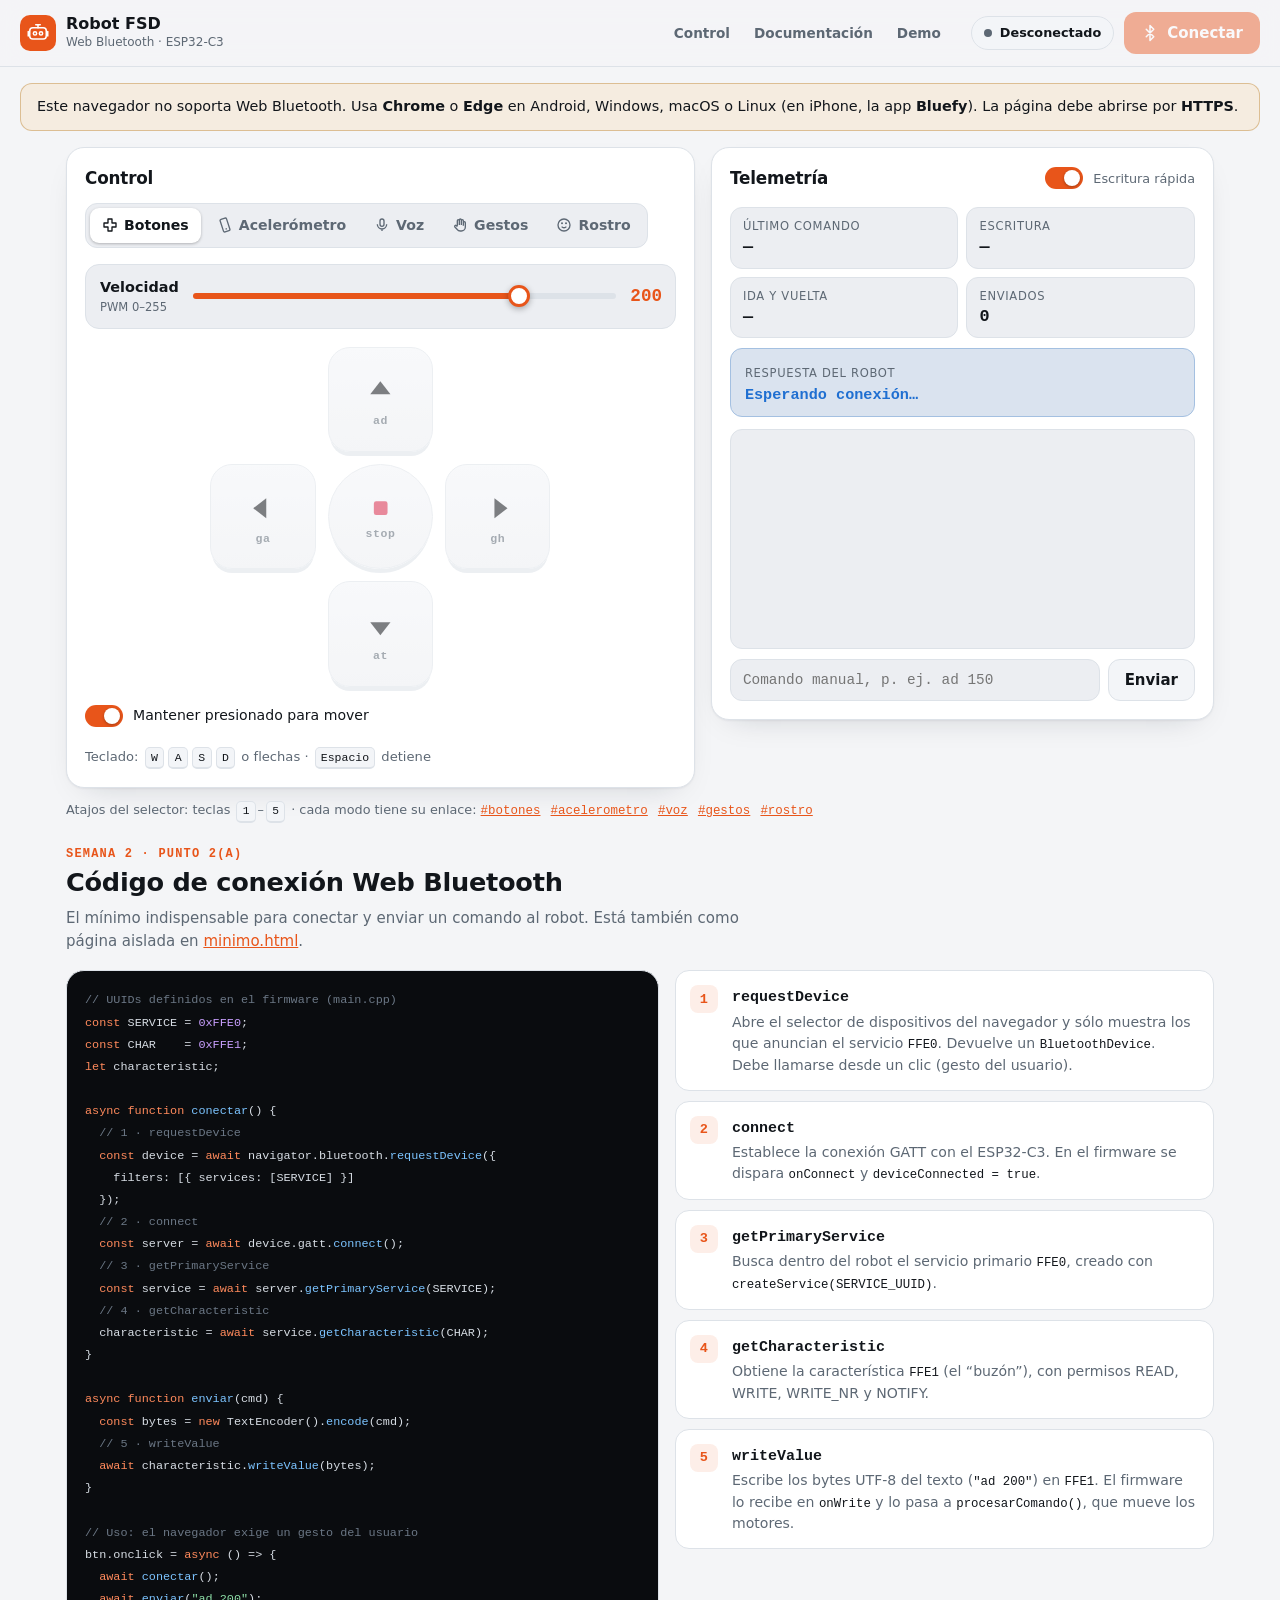
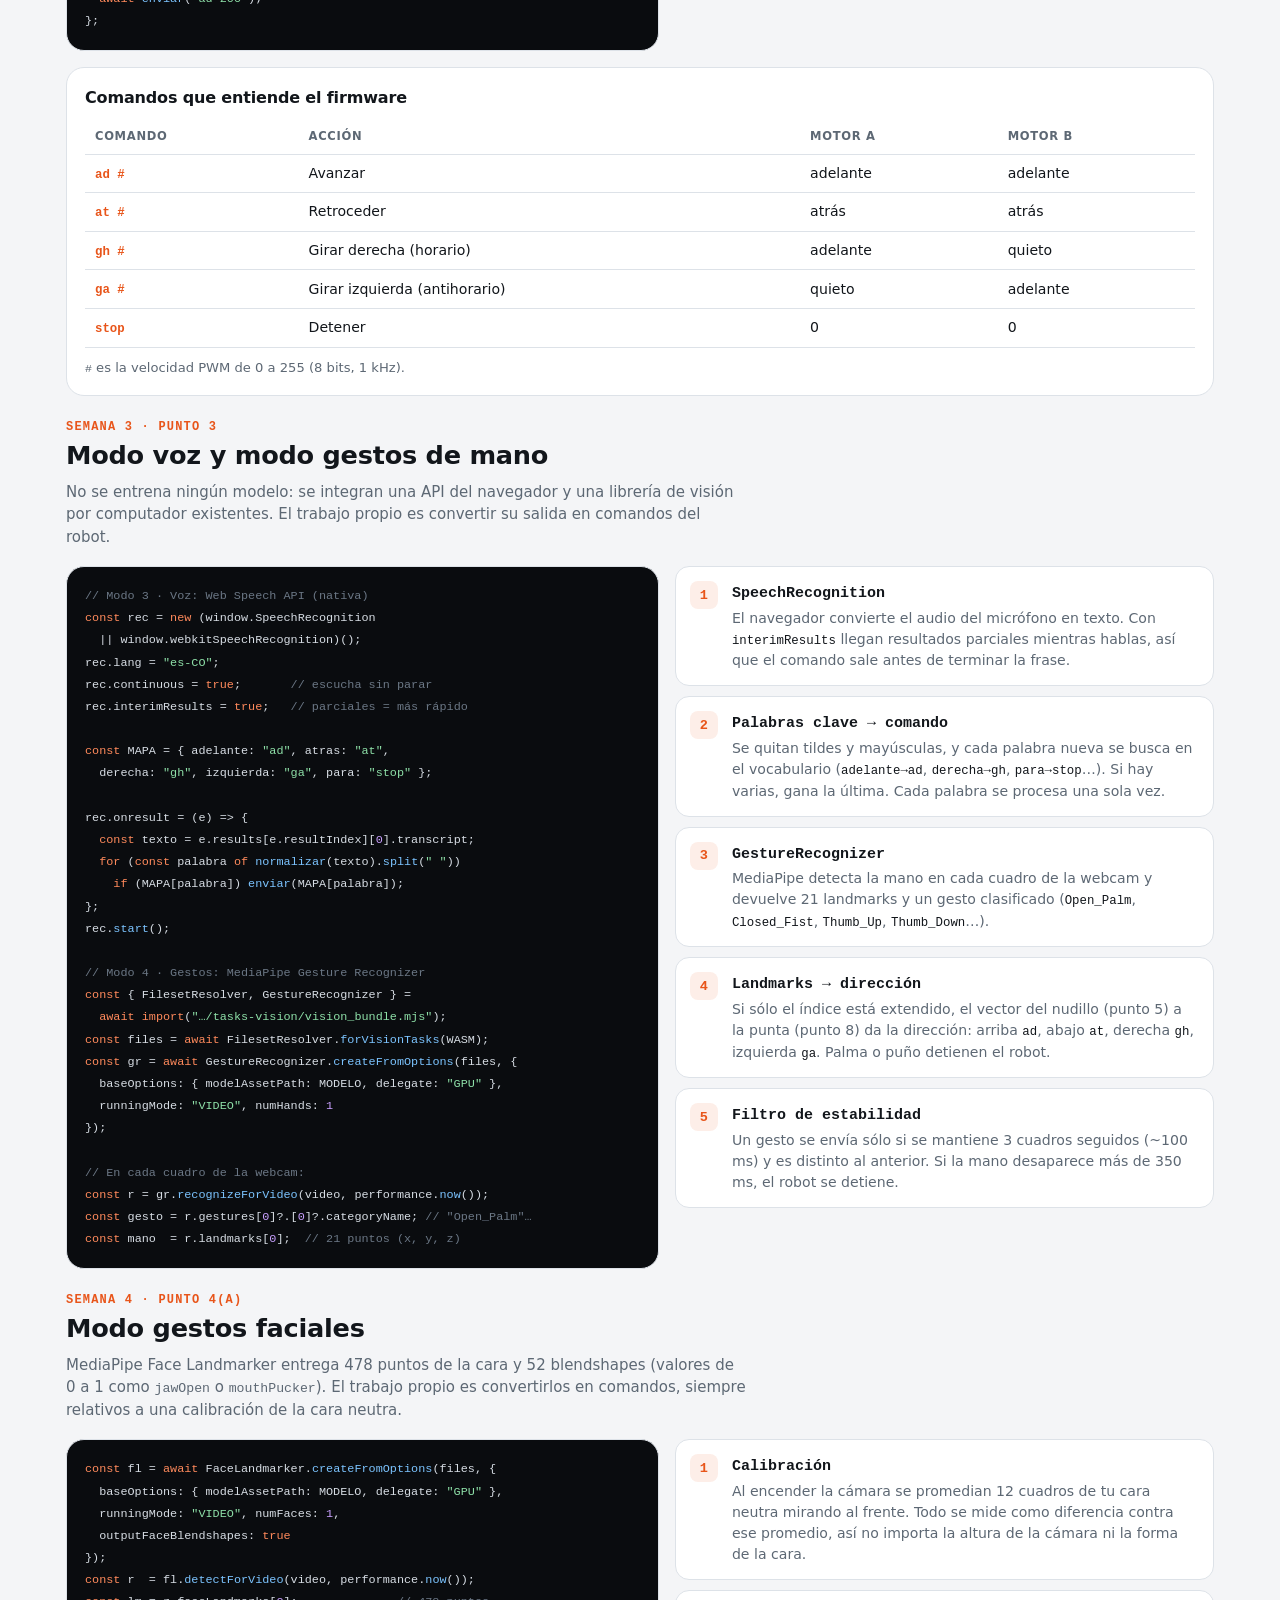
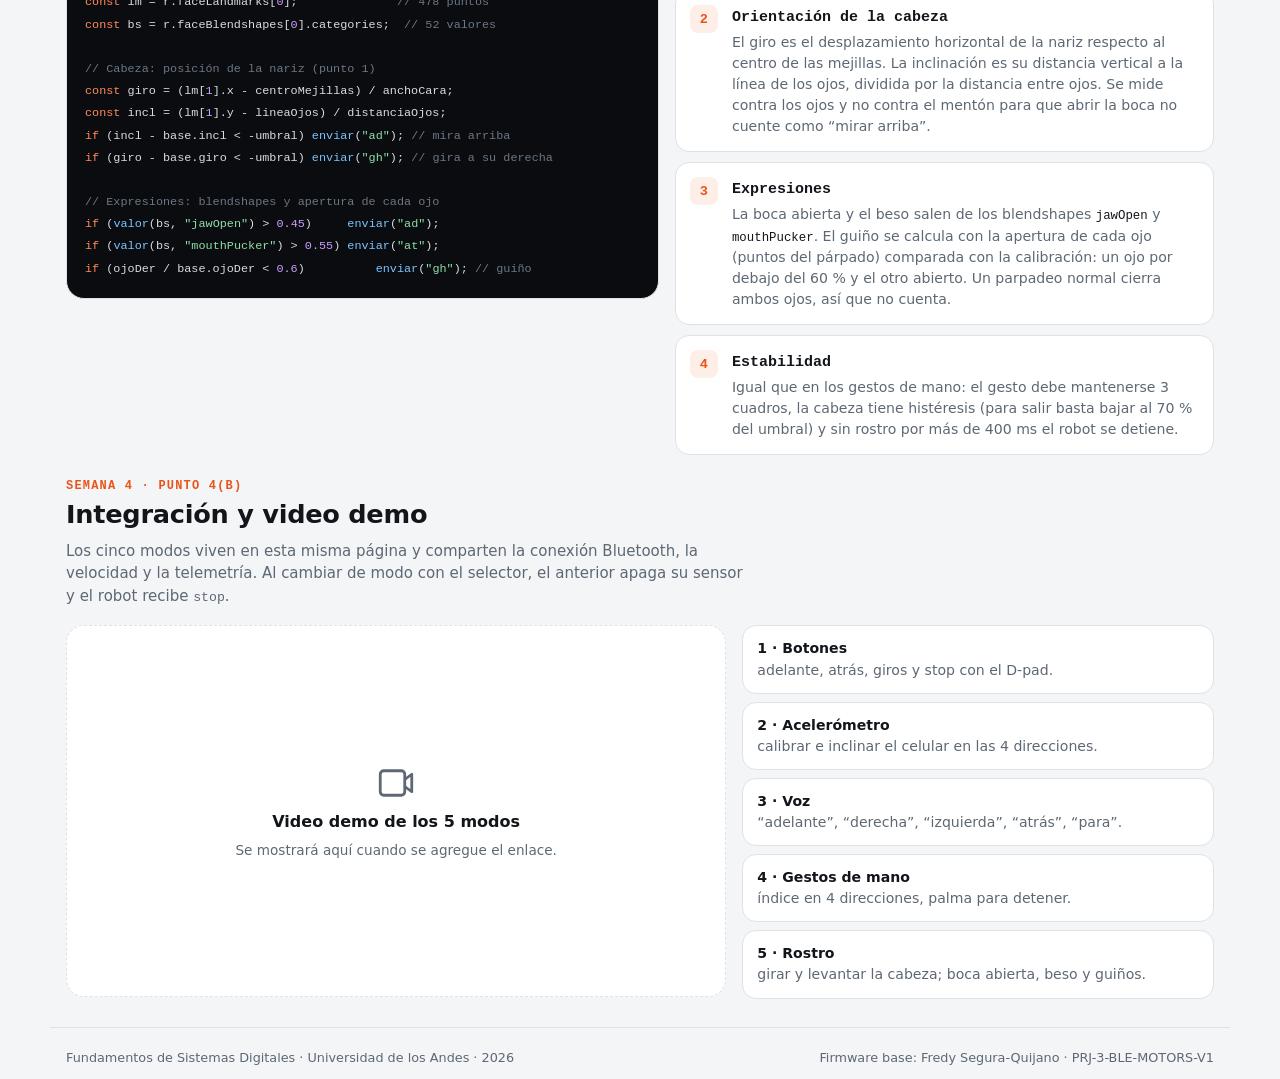
<file: index.html>
<!doctype html>
<html lang="es">
<head>
  <meta charset="utf-8">
  <meta name="viewport" content="width=device-width, initial-scale=1, viewport-fit=cover">
  <title>Robot FSD · Control BLE</title>
  <meta name="description" content="Control del robot ESP32-C3 por Web Bluetooth con cinco modos: botones, acelerómetro, voz, gestos de mano y gestos faciales.">
  <meta name="theme-color" content="#0b0d10" media="(prefers-color-scheme: dark)">
  <meta name="theme-color" content="#f4f5f7" media="(prefers-color-scheme: light)">
  <link rel="icon" href="icon.svg" type="image/svg+xml">
  <link rel="manifest" href="manifest.webmanifest">
  <link rel="modulepreload" href="js/ble.js">
  <link rel="preconnect" href="https://cdn.jsdelivr.net" crossorigin>
  <link rel="preconnect" href="https://storage.googleapis.com" crossorigin>
  <link rel="stylesheet" href="css/styles.css">
  <script type="module" src="js/app.js"></script>
</head>
<body>
  <header class="topbar">
    <div class="brand">
      <svg class="brand-mark" viewBox="0 0 32 32" aria-hidden="true"><rect x="5" y="9" width="22" height="15" rx="4"/><circle cx="12" cy="16.5" r="2.2"/><circle cx="20" cy="16.5" r="2.2"/><path d="M16 9V5M13 5h6"/><path d="M3 14v6M29 14v6"/></svg>
      <div>
        <strong>Robot FSD</strong>
        <span>Web Bluetooth · ESP32-C3</span>
      </div>
    </div>
    <nav class="topnav" aria-label="Secciones">
      <a href="#control">Control</a>
      <a href="#documentacion">Documentación</a>
      <a href="#demo">Demo</a>
    </nav>
    <div class="conn">
      <span class="pill" id="status" data-state="disconnected"><i></i><span id="statusText">Desconectado</span></span>
      <button class="btn btn-primary" id="connectBtn" type="button">
        <svg viewBox="0 0 24 24" aria-hidden="true"><path d="m7 7 10 10-5 5V2l5 5L7 17"/></svg>
        <span>Conectar</span>
      </button>
    </div>
  </header>

  <div class="banner" id="unsupported" hidden>
    Este navegador no soporta Web Bluetooth. Usa <b>Chrome</b> o <b>Edge</b> en Android, Windows, macOS o Linux
    (en iPhone, la app <b>Bluefy</b>). La página debe abrirse por <b>HTTPS</b>.
  </div>

  <main class="layout">
    <!-- ================= CONTROL ================= -->
    <section class="card control" id="control" aria-labelledby="ctlTitle">
      <div class="card-head">
        <h2 id="ctlTitle">Control</h2>
        <div class="tabs" role="tablist">
          <button role="tab" id="tab-buttons" aria-selected="true" aria-controls="panel-buttons">
            <svg viewBox="0 0 24 24" aria-hidden="true"><path d="M9 3h6v6h6v6h-6v6H9v-6H3V9h6z"/></svg><span>Botones</span>
          </button>
          <button role="tab" id="tab-tilt" aria-selected="false" aria-controls="panel-tilt">
            <svg viewBox="0 0 24 24" aria-hidden="true"><rect x="7" y="2" width="10" height="20" rx="2" transform="rotate(-18 12 12)"/><path d="M11 18h2" transform="rotate(-18 12 12)"/></svg><span class="long">Acelerómetro</span><span class="short">Inclinar</span>
          </button>
          <button role="tab" id="tab-voice" aria-selected="false" aria-controls="panel-voice">
            <svg viewBox="0 0 24 24" aria-hidden="true"><rect x="9" y="3" width="6" height="11" rx="3"/><path d="M5 11a7 7 0 0 0 14 0M12 18v3"/></svg><span>Voz</span>
          </button>
          <button role="tab" id="tab-gesture" aria-selected="false" aria-controls="panel-gesture">
            <svg viewBox="0 0 24 24" aria-hidden="true"><path d="M8 13V5.5a1.5 1.5 0 0 1 3 0V12m0-1V4.5a1.5 1.5 0 0 1 3 0V12m0-6.5a1.5 1.5 0 0 1 3 0V13m0-4.5a1.5 1.5 0 0 1 3 0V15a6 6 0 0 1-6 6h-1.5a6 6 0 0 1-4.9-2.6L4.3 15a1.6 1.6 0 0 1 2.6-1.9L8 14.5"/></svg><span class="long">Gestos</span><span class="short">Mano</span>
          </button>
          <button role="tab" id="tab-face" aria-selected="false" aria-controls="panel-face">
            <svg viewBox="0 0 24 24" aria-hidden="true"><circle cx="12" cy="12" r="9"/><path d="M8.5 14.5a4.5 4.5 0 0 0 7 0"/><path d="M9 9.5h.01M15 9.5h.01" stroke-width="3" stroke-linecap="round"/></svg><span>Rostro</span>
          </button>
        </div>
      </div>

      <!-- Velocidad (compartida por ambos modos) -->
      <div class="speed">
        <label for="speed">Velocidad <small>PWM 0–255</small></label>
        <input type="range" id="speed" min="0" max="255" step="5" value="200">
        <output id="speedOut" for="speed">200</output>
      </div>

      <!-- ---------- Modo 1: Botones ---------- -->
      <div class="panel" id="panel-buttons" role="tabpanel" aria-labelledby="tab-buttons">
        <div class="dpad" id="dpad">
          <button class="pad up"    data-cmd="ad" aria-label="Adelante"><svg viewBox="0 0 24 24"><path d="M12 5l7 9H5z"/></svg><span>ad</span></button>
          <button class="pad left"  data-cmd="ga" aria-label="Girar izquierda"><svg viewBox="0 0 24 24"><path d="M5 12l9-7v14z"/></svg><span>ga</span></button>
          <button class="pad stop"  data-cmd="stop" aria-label="Detener"><svg viewBox="0 0 24 24"><rect x="6" y="6" width="12" height="12" rx="2"/></svg><span>stop</span></button>
          <button class="pad right" data-cmd="gh" aria-label="Girar derecha"><svg viewBox="0 0 24 24"><path d="M19 12l-9 7V5z"/></svg><span>gh</span></button>
          <button class="pad down"  data-cmd="at" aria-label="Atrás"><svg viewBox="0 0 24 24"><path d="M12 19l-7-9h14z"/></svg><span>at</span></button>
        </div>
        <div class="opts">
          <label class="switch"><input type="checkbox" id="holdMode" checked><span></span>Mantener presionado para mover</label>
          <p class="hint">Teclado: <kbd>W</kbd><kbd>A</kbd><kbd>S</kbd><kbd>D</kbd> o flechas · <kbd>Espacio</kbd> detiene</p>
        </div>
      </div>

      <!-- ---------- Modo 2: Acelerómetro ---------- -->
      <div class="panel" id="panel-tilt" role="tabpanel" aria-labelledby="tab-tilt" hidden>
        <div class="tilt">
          <div class="level" id="level">
            <span class="lbl l-up">ad</span><span class="lbl l-down">at</span>
            <span class="lbl l-left">ga</span><span class="lbl l-right">gh</span>
            <div class="dead" id="deadRing"></div>
            <div class="cross"></div>
            <div class="bubble" id="bubble"></div>
          </div>
          <div class="tilt-read">
            <div class="kv"><span>β adelante/atrás</span><b id="betaOut">—</b></div>
            <div class="kv"><span>γ izquierda/derecha</span><b id="gammaOut">—</b></div>
            <div class="kv big"><span>Comando</span><b id="tiltCmd">stop</b></div>
          </div>
        </div>
        <div class="tilt-actions">
          <button class="btn btn-primary" id="tiltToggle" type="button">Activar acelerómetro</button>
          <button class="btn" id="calibrate" type="button" disabled>Calibrar cero</button>
        </div>
        <div class="opts grid2">
          <label class="field">Zona muerta <output id="deadOut">15°</output>
            <input type="range" id="dead" min="5" max="35" step="1" value="15">
          </label>
          <label class="switch"><input type="checkbox" id="proportional"><span></span>Velocidad por niveles según inclinación</label>
          <label class="switch"><input type="checkbox" id="invertY"><span></span>Invertir adelante/atrás</label>
        </div>
        <p class="hint">Sostén el celular en vertical, pulsa <b>Calibrar cero</b> en tu posición cómoda y luego inclina. El robot se detiene si sueltas la pestaña o bloqueas la pantalla.</p>
      </div>

      <!-- ---------- Modo 3: Voz ---------- -->
      <div class="panel" id="panel-voice" role="tabpanel" aria-labelledby="tab-voice" hidden>
        <div class="voice">
          <button class="mic" id="voiceToggle" type="button">
            <svg viewBox="0 0 24 24" aria-hidden="true"><rect x="9" y="3" width="6" height="11" rx="3"/><path d="M5 11a7 7 0 0 0 14 0M12 18v3"/></svg>
            <span>Activar micrófono</span>
          </button>
          <p class="mode-status" id="voiceStatus" data-state="idle">Micrófono apagado</p>
          <div class="transcript"><span>Escuchado</span><p id="voiceTranscript">—</p></div>
          <div class="kv big"><span>Comando</span><b id="voiceCmd">stop</b></div>
        </div>
        <div class="vocab" id="voiceVocab">
          <span class="chip" data-action="ad"><b>Adelante</b> adelante · avanza · sigue</span>
          <span class="chip" data-action="at"><b>Atrás</b> atrás · retrocede · reversa</span>
          <span class="chip" data-action="gh"><b>Derecha</b> derecha</span>
          <span class="chip" data-action="ga"><b>Izquierda</b> izquierda</span>
          <span class="chip stop" data-action="stop"><b>Detener</b> para · alto · detente · stop</span>
          <span class="chip" data-action="faster"><b>+ Velocidad</b> rápido · acelera</span>
          <span class="chip" data-action="slower"><b>− Velocidad</b> lento · despacio</span>
        </div>
        <div class="opts grid2">
          <label class="field">Idioma
            <select id="voiceLang">
              <option value="es-CO" selected>Español (Colombia)</option>
              <option value="es-ES">Español (España)</option>
              <option value="es-MX">Español (México)</option>
              <option value="en-US">English (US)</option>
            </select>
          </label>
          <label class="field">Duración de cada movimiento
            <select id="voicePulse">
              <option value="0" selected>Continuo hasta decir “para”</option>
              <option value="1000">1 segundo</option>
              <option value="2000">2 segundos</option>
              <option value="3000">3 segundos</option>
            </select>
          </label>
        </div>
        <p class="hint">Usa la Web Speech API del navegador (Chrome o Edge; necesita internet). Actúa sobre los resultados parciales, así el robot reacciona mientras todavía hablas.</p>
      </div>

      <!-- ---------- Modo 4: Gestos de mano ---------- -->
      <div class="panel" id="panel-gesture" role="tabpanel" aria-labelledby="tab-gesture" hidden>
        <div class="stage" id="gestureStage">
          <video id="gestureVideo" playsinline muted></video>
          <canvas id="gestureCanvas"></canvas>
          <div class="stage-empty">
            <svg viewBox="0 0 24 24" aria-hidden="true"><path d="M3 7h3l2-3h8l2 3h3v13H3z"/><circle cx="12" cy="13" r="4"/></svg>
            <span>La cámara está apagada</span>
          </div>
          <span class="stage-fps" id="gestureFps"></span>
        </div>
        <div class="gesture-read">
          <div class="kv"><span>Gesto</span><b id="gestureLabel">—</b></div>
          <div class="kv big"><span>Comando</span><b id="gestureCmd">stop</b></div>
        </div>
        <div class="tilt-actions">
          <button class="btn btn-primary" id="gestureToggle" type="button"><span>Activar cámara</span></button>
        </div>
        <p class="mode-status" id="gestureStatus" data-state="idle">Cámara apagada</p>
        <ul class="legend" id="gestureLegend">
          <li data-g="up"><i>☝️</i><b>ad</b>Índice arriba</li>
          <li data-g="down"><i>👇</i><b>at</b>Índice abajo</li>
          <li data-g="right"><i>👉</i><b>gh</b>Índice a tu derecha</li>
          <li data-g="left"><i>👈</i><b>ga</b>Índice a tu izquierda</li>
          <li data-g="thumbUp"><i>👍</i><b>ad</b>Pulgar arriba</li>
          <li data-g="thumbDown"><i>👎</i><b>at</b>Pulgar abajo</li>
          <li data-g="palm"><i>✋</i><b>stop</b>Palma abierta</li>
          <li data-g="fist"><i>✊</i><b>stop</b>Puño</li>
        </ul>
        <p class="hint">Detección con <b>MediaPipe Gesture Recognizer</b> en el navegador (GPU). El modelo (~8 MB) se descarga sólo la primera vez. Si la cámara deja de ver la mano, el robot se detiene.</p>
      </div>

      <!-- ---------- Modo 5: Gestos faciales ---------- -->
      <div class="panel" id="panel-face" role="tabpanel" aria-labelledby="tab-face" hidden>
        <div class="segmented" id="faceSub" role="group" aria-label="Submodo">
          <button type="button" data-sub="head" aria-pressed="true">Cabeza</button>
          <button type="button" data-sub="expr" aria-pressed="false">Expresiones</button>
        </div>
        <div class="stage" id="faceStage">
          <video id="faceVideo" playsinline muted></video>
          <canvas id="faceCanvas"></canvas>
          <div class="stage-empty">
            <svg viewBox="0 0 24 24" aria-hidden="true"><path d="M3 7h3l2-3h8l2 3h3v13H3z"/><circle cx="12" cy="13" r="4"/></svg>
            <span>La cámara está apagada</span>
          </div>
          <span class="stage-fps" id="faceFps"></span>
        </div>
        <div class="face-read">
          <div class="level face-pad" id="facePad" aria-hidden="true">
            <span class="lbl l-up">ad</span><span class="lbl l-down">at</span>
            <span class="lbl l-left">ga</span><span class="lbl l-right">gh</span>
            <div class="dead" style="--d: 40%"></div>
            <div class="cross"></div>
            <div class="bubble" id="faceDot"></div>
          </div>
          <div class="meters">
            <div class="meter"><span>Boca abierta</span><i id="mJaw"></i></div>
            <div class="meter"><span>Beso</span><i id="mPucker"></i></div>
            <div class="meter"><span>Ojo derecho cerrado</span><i id="mEyeR"></i></div>
            <div class="meter"><span>Ojo izquierdo cerrado</span><i id="mEyeL"></i></div>
          </div>
        </div>
        <div class="gesture-read">
          <div class="kv"><span>Gesto</span><b id="faceLabel">—</b></div>
          <div class="kv big"><span>Comando</span><b id="faceCmd">stop</b></div>
        </div>
        <div class="tilt-actions">
          <button class="btn btn-primary" id="faceToggle" type="button"><span>Activar cámara</span></button>
          <button class="btn" id="faceCalibrate" type="button" disabled>Calibrar</button>
        </div>
        <p class="mode-status" id="faceStatus" data-state="idle">Cámara apagada</p>
        <ul class="legend" id="faceLegendHead">
          <li data-f="up"><i>⬆️</i><b>ad</b>Mirar arriba</li>
          <li data-f="down"><i>⬇️</i><b>at</b>Mirar abajo</li>
          <li data-f="right"><i>➡️</i><b>gh</b>Girar a tu derecha</li>
          <li data-f="left"><i>⬅️</i><b>ga</b>Girar a tu izquierda</li>
          <li data-f="center"><i>⏺️</i><b>stop</b>Al frente</li>
        </ul>
        <ul class="legend" id="faceLegendExpr" hidden>
          <li data-f="mouth"><i>😮</i><b>ad</b>Boca abierta</li>
          <li data-f="kiss"><i>😗</i><b>at</b>Beso</li>
          <li data-f="winkR"><i>😉</i><b>gh</b>Guiño ojo derecho</li>
          <li data-f="winkL"><i>😉</i><b>ga</b>Guiño ojo izquierdo</li>
          <li data-f="neutral"><i>😐</i><b>stop</b>Cara neutra</li>
        </ul>
        <div class="opts grid2">
          <label class="field">Sensibilidad <output id="faceSensOut">1.0×</output>
            <input type="range" id="faceSens" min="0.6" max="1.8" step="0.1" value="1">
          </label>
          <label class="switch"><input type="checkbox" id="faceInvert"><span></span>Invertir arriba/abajo (cabeza)</label>
        </div>
        <p class="hint">Detección con <b>MediaPipe Face Landmarker</b> (478 puntos y 52 blendshapes). Al encender la cámara se calibra con tu cara neutra mirando al frente; todo se mide relativo a esa posición. Si la cámara deja de ver la cara, el robot se detiene.</p>
      </div>
    </section>

    <!-- ================= TELEMETRÍA ================= -->
    <section class="card telemetry" aria-labelledby="telTitle">
      <div class="card-head"><h2 id="telTitle">Telemetría</h2>
        <label class="switch small" title="writeValueWithoutResponse"><input type="checkbox" id="fastWrite" checked><span></span>Escritura rápida</label>
      </div>
      <div class="stats">
        <div class="stat"><span>Último comando</span><b id="lastCmd">—</b></div>
        <div class="stat"><span>Escritura</span><b id="txMs">—</b></div>
        <div class="stat"><span>Ida y vuelta</span><b id="rttMs">—</b></div>
        <div class="stat"><span>Enviados</span><b id="txCount">0</b></div>
      </div>
      <div class="reply"><span>Respuesta del robot</span><p id="lastRx">Esperando conexión…</p></div>
      <ol class="log" id="log" aria-live="polite"></ol>
      <form class="manual" id="manual" autocomplete="off">
        <input id="manualInput" placeholder="Comando manual, p. ej. ad 150" spellcheck="false">
        <button class="btn" type="submit">Enviar</button>
      </form>
    </section>
  </main>

  <p class="selector-hint">Atajos del selector: teclas <kbd>1</kbd>–<kbd>5</kbd> · cada modo tiene su enlace: <a href="#botones">#botones</a> <a href="#acelerometro">#acelerometro</a> <a href="#voz">#voz</a> <a href="#gestos">#gestos</a> <a href="#rostro">#rostro</a></p>

  <div id="documentacion"></div>
  <!-- ================= CÓDIGO (punto a) ================= -->
  <section class="code-sec" id="codigo" aria-labelledby="codeTitle">
    <div class="code-intro">
      <p class="eyebrow">Semana 2 · Punto 2(a)</p>
      <h2 id="codeTitle">Código de conexión Web Bluetooth</h2>
      <p>El mínimo indispensable para conectar y enviar un comando al robot. Está también como página aislada en <a href="minimo.html">minimo.html</a>.</p>
    </div>
    <div class="code-grid">
<pre class="code"><code><span class="c">// UUIDs definidos en el firmware (main.cpp)</span>
<span class="k">const</span> SERVICE = <span class="n">0xFFE0</span>;
<span class="k">const</span> CHAR    = <span class="n">0xFFE1</span>;
<span class="k">let</span> characteristic;

<span class="k">async function</span> <span class="f">conectar</span>() {
  <span class="c">// 1 · requestDevice</span>
  <span class="k">const</span> device = <span class="k">await</span> navigator.bluetooth.<span class="f">requestDevice</span>({
    filters: [{ services: [SERVICE] }]
  });
  <span class="c">// 2 · connect</span>
  <span class="k">const</span> server = <span class="k">await</span> device.gatt.<span class="f">connect</span>();
  <span class="c">// 3 · getPrimaryService</span>
  <span class="k">const</span> service = <span class="k">await</span> server.<span class="f">getPrimaryService</span>(SERVICE);
  <span class="c">// 4 · getCharacteristic</span>
  characteristic = <span class="k">await</span> service.<span class="f">getCharacteristic</span>(CHAR);
}

<span class="k">async function</span> <span class="f">enviar</span>(cmd) {
  <span class="k">const</span> bytes = <span class="k">new</span> TextEncoder().<span class="f">encode</span>(cmd);
  <span class="c">// 5 · writeValue</span>
  <span class="k">await</span> characteristic.<span class="f">writeValue</span>(bytes);
}

<span class="c">// Uso: el navegador exige un gesto del usuario</span>
btn.onclick = <span class="k">async</span> () =&gt; {
  <span class="k">await</span> <span class="f">conectar</span>();
  <span class="k">await</span> <span class="f">enviar</span>(<span class="s">"ad 200"</span>);
};</code></pre>
      <ol class="steps">
        <li><b>requestDevice</b><p>Abre el selector de dispositivos del navegador y sólo muestra los que anuncian el servicio <code>FFE0</code>. Devuelve un <code>BluetoothDevice</code>. Debe llamarse desde un clic (gesto del usuario).</p></li>
        <li><b>connect</b><p>Establece la conexión GATT con el ESP32-C3. En el firmware se dispara <code>onConnect</code> y <code>deviceConnected = true</code>.</p></li>
        <li><b>getPrimaryService</b><p>Busca dentro del robot el servicio primario <code>FFE0</code>, creado con <code>createService(SERVICE_UUID)</code>.</p></li>
        <li><b>getCharacteristic</b><p>Obtiene la característica <code>FFE1</code> (el “buzón”), con permisos READ, WRITE, WRITE_NR y NOTIFY.</p></li>
        <li><b>writeValue</b><p>Escribe los bytes UTF-8 del texto (<code>"ad 200"</code>) en <code>FFE1</code>. El firmware lo recibe en <code>onWrite</code> y lo pasa a <code>procesarComando()</code>, que mueve los motores.</p></li>
      </ol>
    </div>
    <div class="cmds">
      <h3>Comandos que entiende el firmware</h3>
      <table>
        <thead><tr><th>Comando</th><th>Acción</th><th>Motor A</th><th>Motor B</th></tr></thead>
        <tbody>
          <tr><td><code>ad #</code></td><td>Avanzar</td><td>adelante</td><td>adelante</td></tr>
          <tr><td><code>at #</code></td><td>Retroceder</td><td>atrás</td><td>atrás</td></tr>
          <tr><td><code>gh #</code></td><td>Girar derecha (horario)</td><td>adelante</td><td>quieto</td></tr>
          <tr><td><code>ga #</code></td><td>Girar izquierda (antihorario)</td><td>quieto</td><td>adelante</td></tr>
          <tr><td><code>stop</code></td><td>Detener</td><td>0</td><td>0</td></tr>
        </tbody>
      </table>
      <p class="hint"><code>#</code> es la velocidad PWM de 0 a 255 (8 bits, 1 kHz).</p>
    </div>
  </section>

  <section class="code-sec" id="semana3" aria-labelledby="w3Title">
    <div class="code-intro">
      <p class="eyebrow">Semana 3 · Punto 3</p>
      <h2 id="w3Title">Modo voz y modo gestos de mano</h2>
      <p>No se entrena ningún modelo: se integran una API del navegador y una librería de visión por computador existentes. El trabajo propio es convertir su salida en comandos del robot.</p>
    </div>
    <div class="code-grid">
<pre class="code"><code><span class="c">// Modo 3 · Voz: Web Speech API (nativa)</span>
<span class="k">const</span> rec = <span class="k">new</span> (window.SpeechRecognition
  || window.webkitSpeechRecognition)();
rec.lang = <span class="s">"es-CO"</span>;
rec.continuous = <span class="k">true</span>;       <span class="c">// escucha sin parar</span>
rec.interimResults = <span class="k">true</span>;   <span class="c">// parciales = más rápido</span>

<span class="k">const</span> MAPA = { adelante: <span class="s">"ad"</span>, atras: <span class="s">"at"</span>,
  derecha: <span class="s">"gh"</span>, izquierda: <span class="s">"ga"</span>, para: <span class="s">"stop"</span> };

rec.onresult = (e) =&gt; {
  <span class="k">const</span> texto = e.results[e.resultIndex][<span class="n">0</span>].transcript;
  <span class="k">for</span> (<span class="k">const</span> palabra <span class="k">of</span> <span class="f">normalizar</span>(texto).<span class="f">split</span>(<span class="s">" "</span>))
    <span class="k">if</span> (MAPA[palabra]) <span class="f">enviar</span>(MAPA[palabra]);
};
rec.<span class="f">start</span>();

<span class="c">// Modo 4 · Gestos: MediaPipe Gesture Recognizer</span>
<span class="k">const</span> { FilesetResolver, GestureRecognizer } =
  <span class="k">await</span> <span class="k">import</span>(<span class="s">"…/tasks-vision/vision_bundle.mjs"</span>);
<span class="k">const</span> files = <span class="k">await</span> FilesetResolver.<span class="f">forVisionTasks</span>(WASM);
<span class="k">const</span> gr = <span class="k">await</span> GestureRecognizer.<span class="f">createFromOptions</span>(files, {
  baseOptions: { modelAssetPath: MODELO, delegate: <span class="s">"GPU"</span> },
  runningMode: <span class="s">"VIDEO"</span>, numHands: <span class="n">1</span>
});

<span class="c">// En cada cuadro de la webcam:</span>
<span class="k">const</span> r = gr.<span class="f">recognizeForVideo</span>(video, performance.<span class="f">now</span>());
<span class="k">const</span> gesto = r.gestures[<span class="n">0</span>]?.[<span class="n">0</span>]?.categoryName; <span class="c">// "Open_Palm"…</span>
<span class="k">const</span> mano  = r.landmarks[<span class="n">0</span>];  <span class="c">// 21 puntos (x, y, z)</span></code></pre>
      <ol class="steps">
        <li><b>SpeechRecognition</b><p>El navegador convierte el audio del micrófono en texto. Con <code>interimResults</code> llegan resultados parciales mientras hablas, así que el comando sale antes de terminar la frase.</p></li>
        <li><b>Palabras clave → comando</b><p>Se quitan tildes y mayúsculas, y cada palabra nueva se busca en el vocabulario (<code>adelante→ad</code>, <code>derecha→gh</code>, <code>para→stop</code>…). Si hay varias, gana la última. Cada palabra se procesa una sola vez.</p></li>
        <li><b>GestureRecognizer</b><p>MediaPipe detecta la mano en cada cuadro de la webcam y devuelve 21 landmarks y un gesto clasificado (<code>Open_Palm</code>, <code>Closed_Fist</code>, <code>Thumb_Up</code>, <code>Thumb_Down</code>…).</p></li>
        <li><b>Landmarks → dirección</b><p>Si sólo el índice está extendido, el vector del nudillo (punto 5) a la punta (punto 8) da la dirección: arriba <code>ad</code>, abajo <code>at</code>, derecha <code>gh</code>, izquierda <code>ga</code>. Palma o puño detienen el robot.</p></li>
        <li><b>Filtro de estabilidad</b><p>Un gesto se envía sólo si se mantiene 3 cuadros seguidos (~100 ms) y es distinto al anterior. Si la mano desaparece más de 350 ms, el robot se detiene.</p></li>
      </ol>
    </div>
  </section>

  <section class="code-sec" id="semana4" aria-labelledby="w4Title">
    <div class="code-intro">
      <p class="eyebrow">Semana 4 · Punto 4(a)</p>
      <h2 id="w4Title">Modo gestos faciales</h2>
      <p>MediaPipe Face Landmarker entrega 478 puntos de la cara y 52 blendshapes (valores de 0 a 1 como <code>jawOpen</code> o <code>mouthPucker</code>). El trabajo propio es convertirlos en comandos, siempre relativos a una calibración de la cara neutra.</p>
    </div>
    <div class="code-grid">
<pre class="code"><code><span class="k">const</span> fl = <span class="k">await</span> FaceLandmarker.<span class="f">createFromOptions</span>(files, {
  baseOptions: { modelAssetPath: MODELO, delegate: <span class="s">"GPU"</span> },
  runningMode: <span class="s">"VIDEO"</span>, numFaces: <span class="n">1</span>,
  outputFaceBlendshapes: <span class="k">true</span>
});
<span class="k">const</span> r  = fl.<span class="f">detectForVideo</span>(video, performance.<span class="f">now</span>());
<span class="k">const</span> lm = r.faceLandmarks[<span class="n">0</span>];              <span class="c">// 478 puntos</span>
<span class="k">const</span> bs = r.faceBlendshapes[<span class="n">0</span>].categories;  <span class="c">// 52 valores</span>

<span class="c">// Cabeza: posición de la nariz (punto 1)</span>
<span class="k">const</span> giro = (lm[<span class="n">1</span>].x - centroMejillas) / anchoCara;
<span class="k">const</span> incl = (lm[<span class="n">1</span>].y - lineaOjos) / distanciaOjos;
<span class="k">if</span> (incl - base.incl &lt; -umbral) <span class="f">enviar</span>(<span class="s">"ad"</span>); <span class="c">// mira arriba</span>
<span class="k">if</span> (giro - base.giro &lt; -umbral) <span class="f">enviar</span>(<span class="s">"gh"</span>); <span class="c">// gira a su derecha</span>

<span class="c">// Expresiones: blendshapes y apertura de cada ojo</span>
<span class="k">if</span> (<span class="f">valor</span>(bs, <span class="s">"jawOpen"</span>) &gt; <span class="n">0.45</span>)     <span class="f">enviar</span>(<span class="s">"ad"</span>);
<span class="k">if</span> (<span class="f">valor</span>(bs, <span class="s">"mouthPucker"</span>) &gt; <span class="n">0.55</span>) <span class="f">enviar</span>(<span class="s">"at"</span>);
<span class="k">if</span> (ojoDer / base.ojoDer &lt; <span class="n">0.6</span>)          <span class="f">enviar</span>(<span class="s">"gh"</span>); <span class="c">// guiño</span></code></pre>
      <ol class="steps">
        <li><b>Calibración</b><p>Al encender la cámara se promedian 12 cuadros de tu cara neutra mirando al frente. Todo se mide como diferencia contra ese promedio, así no importa la altura de la cámara ni la forma de la cara.</p></li>
        <li><b>Orientación de la cabeza</b><p>El giro es el desplazamiento horizontal de la nariz respecto al centro de las mejillas. La inclinación es su distancia vertical a la línea de los ojos, dividida por la distancia entre ojos. Se mide contra los ojos y no contra el mentón para que abrir la boca no cuente como “mirar arriba”.</p></li>
        <li><b>Expresiones</b><p>La boca abierta y el beso salen de los blendshapes <code>jawOpen</code> y <code>mouthPucker</code>. El guiño se calcula con la apertura de cada ojo (puntos del párpado) comparada con la calibración: un ojo por debajo del 60 % y el otro abierto. Un parpadeo normal cierra ambos ojos, así que no cuenta.</p></li>
        <li><b>Estabilidad</b><p>Igual que en los gestos de mano: el gesto debe mantenerse 3 cuadros, la cabeza tiene histéresis (para salir basta bajar al 70 % del umbral) y sin rostro por más de 400 ms el robot se detiene.</p></li>
      </ol>
    </div>
  </section>

  <section class="code-sec" id="demo" aria-labelledby="demoTitle">
    <div class="code-intro">
      <p class="eyebrow">Semana 4 · Punto 4(b)</p>
      <h2 id="demoTitle">Integración y video demo</h2>
      <p>Los cinco modos viven en esta misma página y comparten la conexión Bluetooth, la velocidad y la telemetría. Al cambiar de modo con el selector, el anterior apaga su sensor y el robot recibe <code>stop</code>.</p>
    </div>
    <div class="demo-grid">
      <div class="demo-card" id="demoVideo" data-src="">
        <div class="demo-empty">
          <svg viewBox="0 0 24 24" aria-hidden="true"><rect x="3" y="5" width="14" height="14" rx="2"/><path d="m17 10 4-3v10l-4-3"/></svg>
          <b>Video demo de los 5 modos</b>
          <span>Se mostrará aquí cuando se agregue el enlace.</span>
        </div>
      </div>
      <ol class="demo-script">
        <li><b>1 · Botones</b> adelante, atrás, giros y stop con el D-pad.</li>
        <li><b>2 · Acelerómetro</b> calibrar e inclinar el celular en las 4 direcciones.</li>
        <li><b>3 · Voz</b> “adelante”, “derecha”, “izquierda”, “atrás”, “para”.</li>
        <li><b>4 · Gestos de mano</b> índice en 4 direcciones, palma para detener.</li>
        <li><b>5 · Rostro</b> girar y levantar la cabeza; boca abierta, beso y guiños.</li>
      </ol>
    </div>
  </section>

  <footer class="foot">
    <span>Fundamentos de Sistemas Digitales · Universidad de los Andes · 2026</span>
    <span>Firmware base: Fredy Segura-Quijano · PRJ-3-BLE-MOTORS-V1</span>
  </footer>

  <div class="toast" id="toast" role="status" hidden></div>
</body>
</html>
</file>
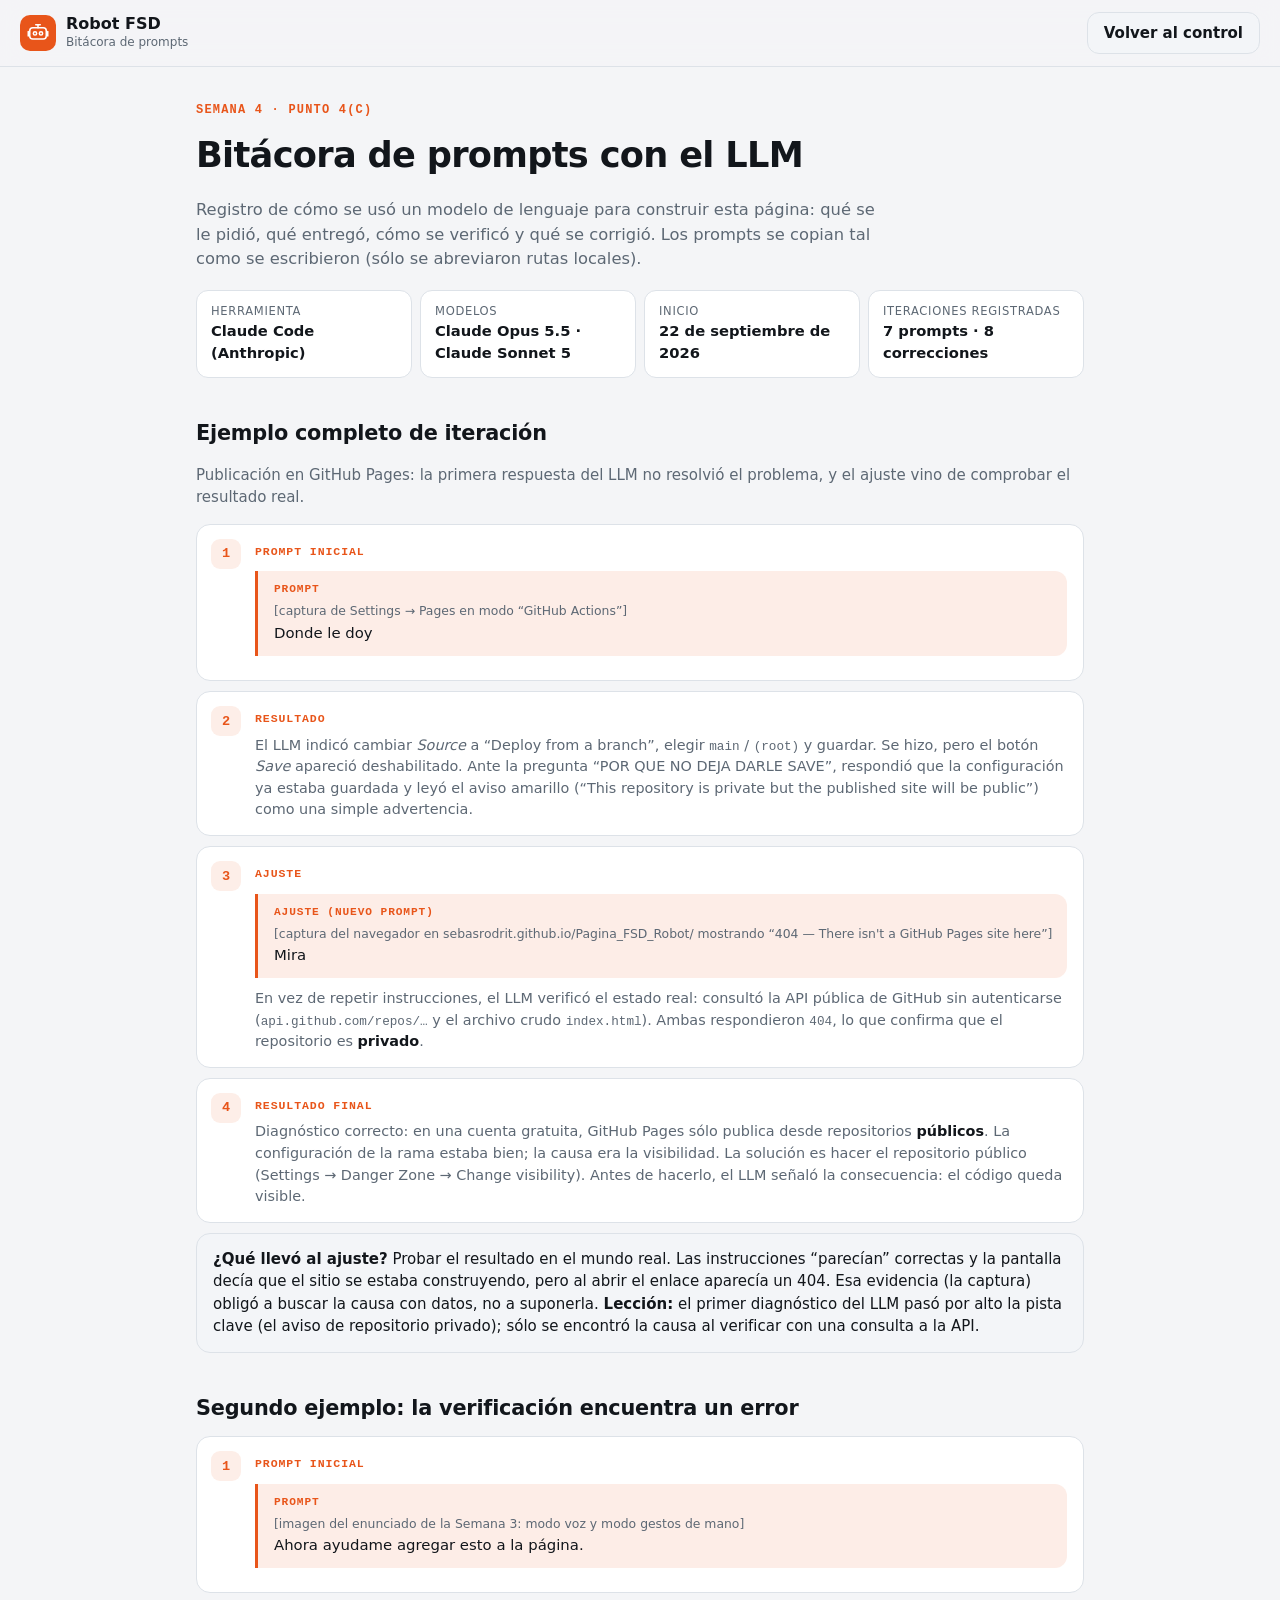
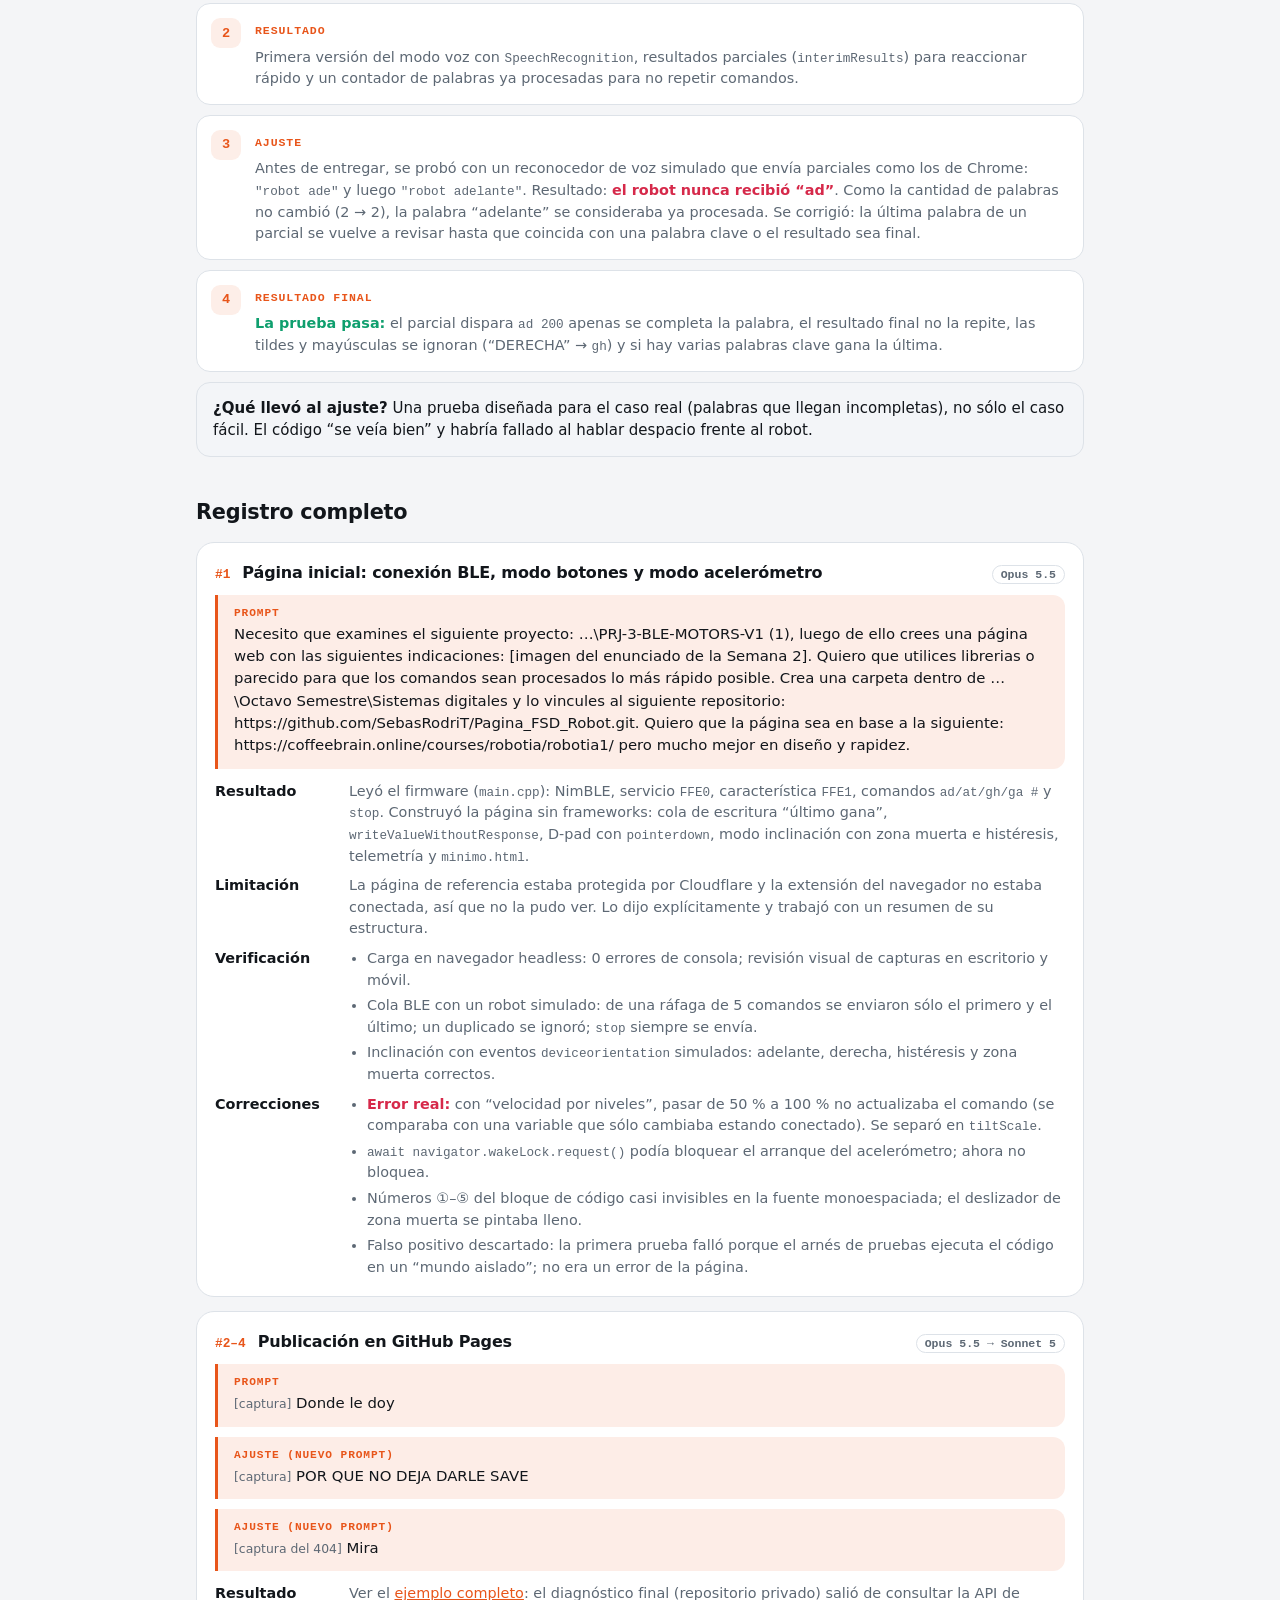
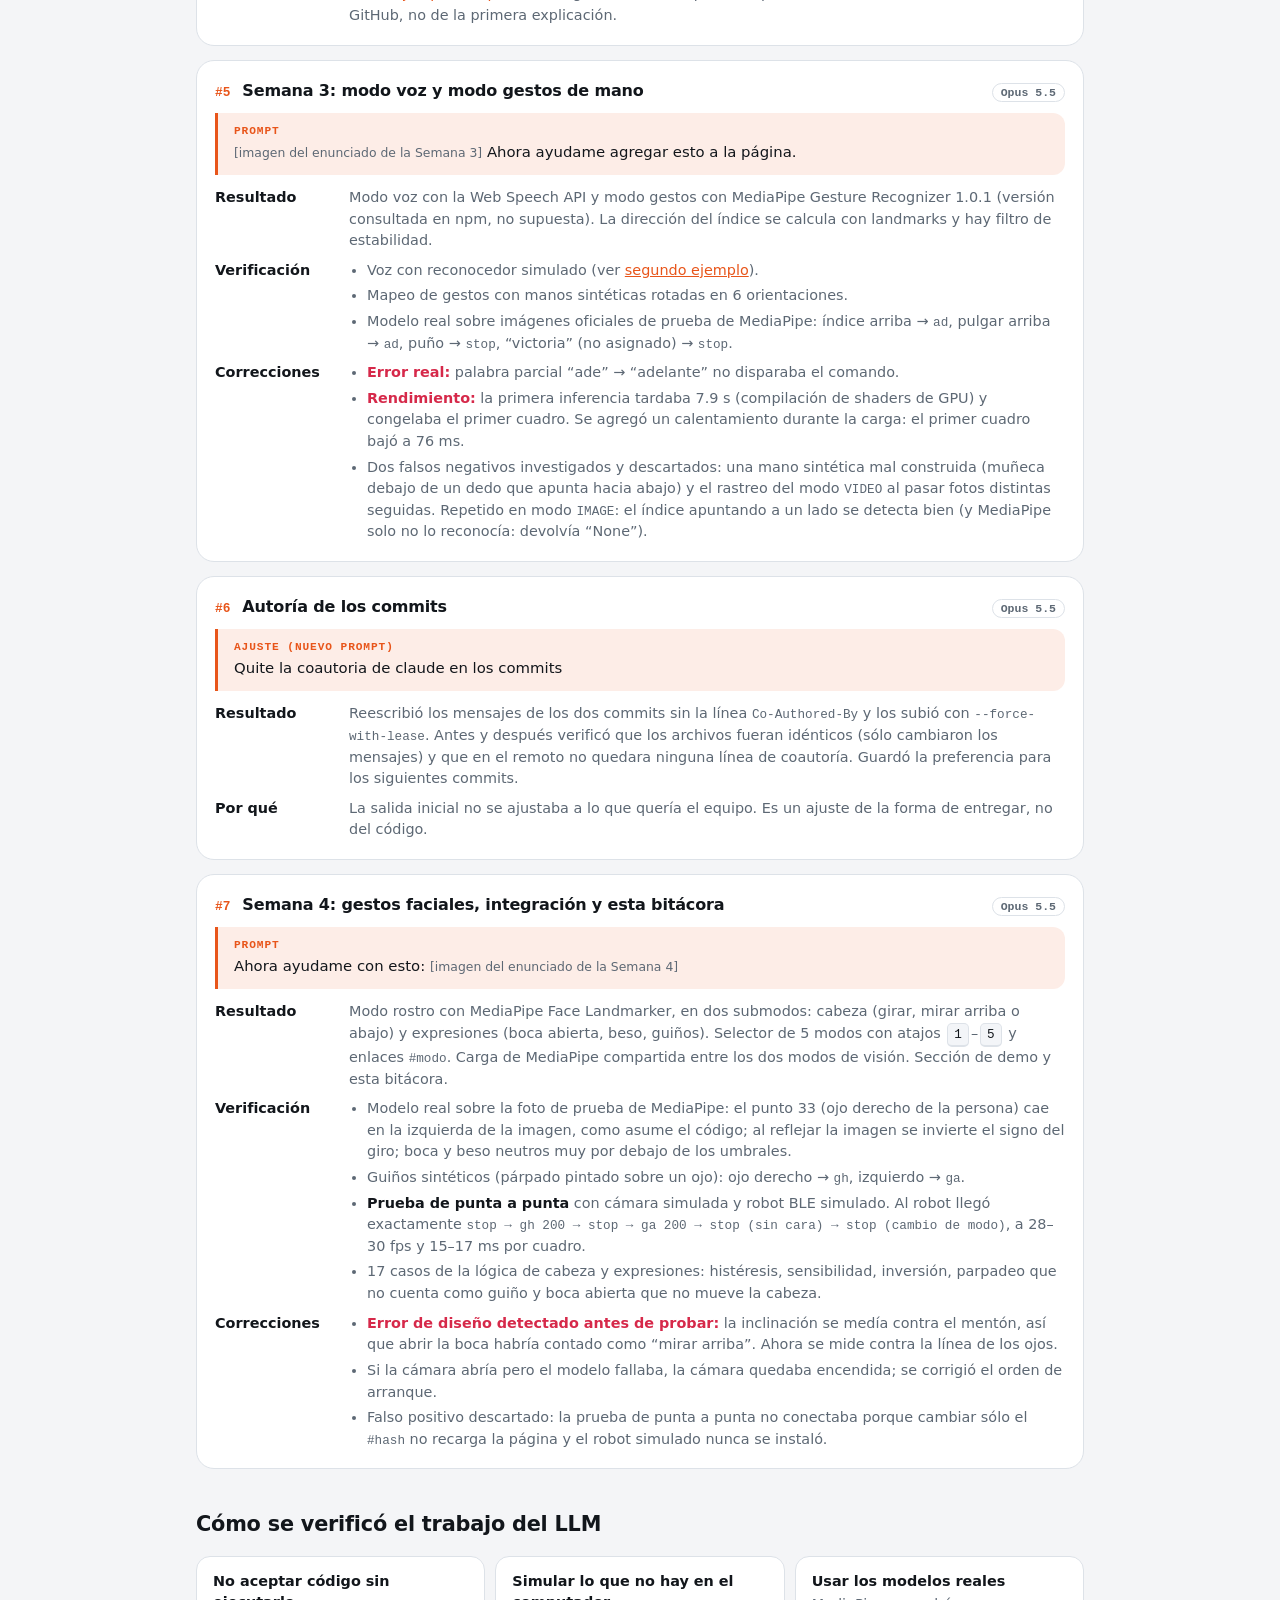
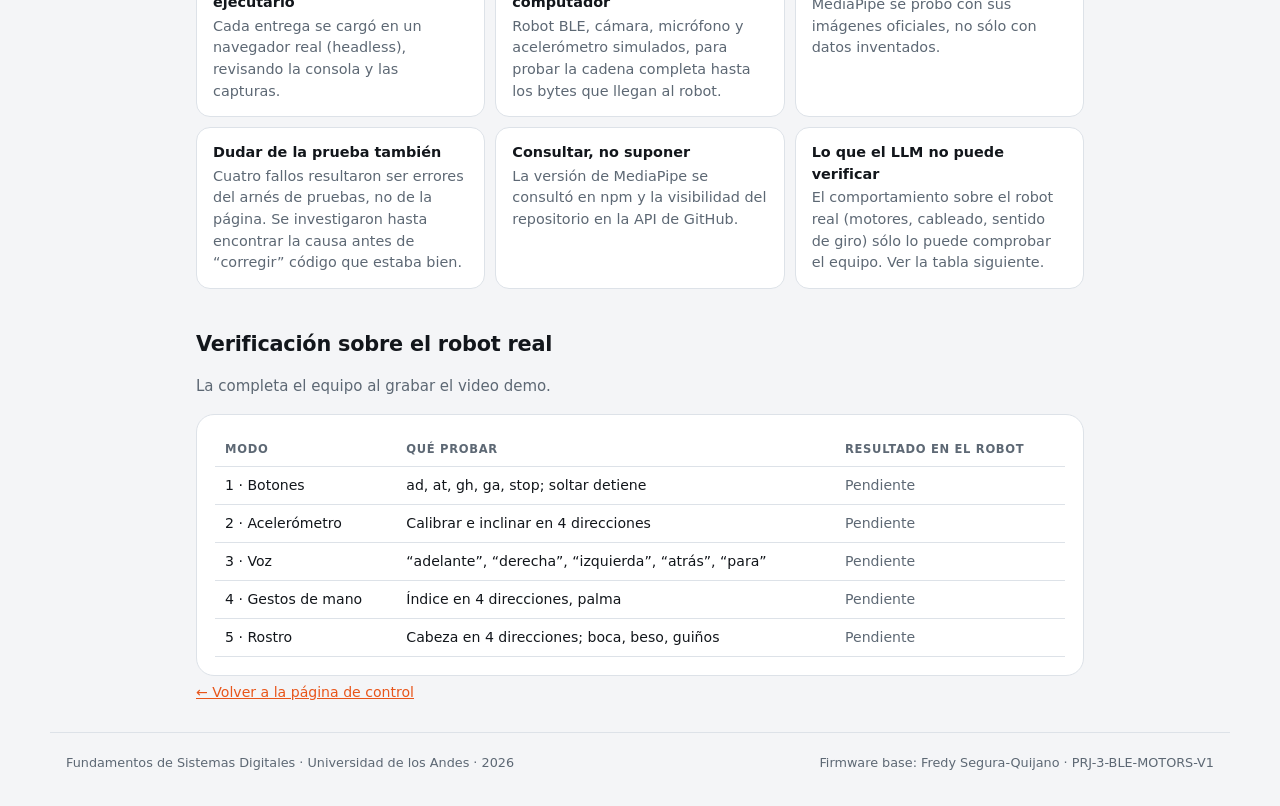
<file: bitacora.html>
<!doctype html>
<html lang="es">
<head>
  <meta charset="utf-8">
  <meta name="viewport" content="width=device-width, initial-scale=1, viewport-fit=cover">
  <title>Bitácora de prompts · Robot FSD</title>
  <meta name="description" content="Bitácora del uso de un LLM durante el desarrollo de la página de control del robot: prompts, resultados, verificación y ajustes.">
  <meta name="theme-color" content="#0b0d10" media="(prefers-color-scheme: dark)">
  <meta name="theme-color" content="#f4f5f7" media="(prefers-color-scheme: light)">
  <link rel="icon" href="icon.svg" type="image/svg+xml">
  <link rel="stylesheet" href="css/styles.css">
  <style>
    .doc { max-width: 920px; margin: 0 auto; padding: 24px 16px 0; }
    .doc h1 { font-size: clamp(1.6rem, 4vw, 2.2rem); margin: 4px 0 8px; letter-spacing: -0.02em; }
    .doc h2 { font-size: 1.3rem; margin: 40px 0 12px; }
    .doc h3 { font-size: 1rem; margin: 0; }
    .doc p, .doc li { color: var(--muted); }
    .doc strong { color: var(--text); }
    .lead { font-size: 1.02rem; max-width: 680px; }
    .meta { display: grid; grid-template-columns: repeat(auto-fit, minmax(180px, 1fr)); gap: 8px; margin-top: 18px; }
    .meta div { padding: 12px 14px; background: var(--surface); border: 1px solid var(--line); border-radius: 12px; }
    .meta span { display: block; font-size: 0.72rem; text-transform: uppercase; letter-spacing: 0.06em; color: var(--muted); }
    .meta b { font-size: 0.92rem; }

    .prompt {
      margin: 10px 0; padding: 12px 14px 12px 16px; border-left: 3px solid var(--accent);
      background: var(--accent-soft); border-radius: 0 12px 12px 0; color: var(--text); font-size: 0.93rem;
    }
    .prompt::before { content: "Prompt"; display: block; font: 700 0.7rem var(--mono); letter-spacing: 0.08em; text-transform: uppercase; color: var(--accent); margin-bottom: 4px; }
    .prompt.adj::before { content: "Ajuste (nuevo prompt)"; }
    .prompt small { color: var(--muted); }

    /* Iteración destacada: flujo en 4 pasos */
    .flow { display: grid; gap: 10px; counter-reset: f; }
    .flow > div {
      position: relative; padding: 14px 16px 14px 58px; background: var(--surface);
      border: 1px solid var(--line); border-radius: 14px;
    }
    .flow > div::before {
      counter-increment: f; content: counter(f); position: absolute; left: 14px; top: 14px; width: 30px; height: 30px;
      display: grid; place-items: center; border-radius: 9px; font: 700 0.85rem var(--mono);
      background: var(--accent-soft); color: var(--accent);
    }
    .flow .tag { font: 700 0.72rem var(--mono); text-transform: uppercase; letter-spacing: 0.08em; color: var(--accent); }
    .flow p { margin: 6px 0 0; font-size: 0.9rem; }
    .why { margin-top: 10px; padding: 14px 16px; border-radius: 14px; background: var(--surface-2); border: 1px solid var(--line); }
    .why b { color: var(--text); }

    /* Registro completo */
    .entry { margin-top: 14px; padding: 18px; background: var(--surface); border: 1px solid var(--line); border-radius: var(--radius); }
    .entry header { display: flex; flex-wrap: wrap; align-items: baseline; gap: 6px 12px; }
    .entry .n { font: 700 0.8rem var(--mono); color: var(--accent); }
    .entry .model { margin-left: auto; font: 600 0.72rem var(--mono); color: var(--muted); padding: 2px 8px; border: 1px solid var(--line); border-radius: 999px; }
    .entry dl { display: grid; grid-template-columns: 120px 1fr; gap: 8px 14px; margin: 12px 0 0; font-size: 0.9rem; }
    .entry dt { font-weight: 700; color: var(--text); }
    .entry dd { margin: 0; color: var(--muted); }
    .entry dd ul { margin: 0; padding-left: 18px; }
    .entry dd li + li { margin-top: 4px; }
    @media (max-width: 560px) { .entry dl { grid-template-columns: 1fr; gap: 2px; } .entry dd { margin-bottom: 8px; } .entry .model { margin-left: 0; } }
    .ok { color: var(--ok) !important; font-weight: 700; }
    .bug { color: var(--err) !important; font-weight: 700; }

    .lessons { display: grid; grid-template-columns: repeat(auto-fit, minmax(260px, 1fr)); gap: 10px; padding: 0; list-style: none; }
    .lessons li { padding: 14px 16px; background: var(--surface); border: 1px solid var(--line); border-radius: 14px; font-size: 0.9rem; }
    .lessons b { display: block; color: var(--text); margin-bottom: 2px; }
    .check { width: 100%; }
    .check td:last-child { white-space: normal; color: var(--muted); }
    .back { display: inline-flex; margin-top: 6px; font-size: 0.88rem; }
  </style>
</head>
<body>
  <header class="topbar">
    <a class="brand" href="index.html" style="text-decoration:none;color:inherit">
      <svg class="brand-mark" viewBox="0 0 32 32" aria-hidden="true"><rect x="5" y="9" width="22" height="15" rx="4"/><circle cx="12" cy="16.5" r="2.2"/><circle cx="20" cy="16.5" r="2.2"/><path d="M16 9V5M13 5h6"/><path d="M3 14v6M29 14v6"/></svg>
      <div><strong>Robot FSD</strong><span>Bitácora de prompts</span></div>
    </a>
    <a class="btn" href="index.html">Volver al control</a>
  </header>

  <main class="doc">
    <p class="eyebrow">Semana 4 · Punto 4(c)</p>
    <h1>Bitácora de prompts con el LLM</h1>
    <p class="lead">Registro de cómo se usó un modelo de lenguaje para construir esta página: qué se le pidió, qué entregó, cómo se verificó y qué se corrigió. Los prompts se copian tal como se escribieron (sólo se abreviaron rutas locales).</p>

    <div class="meta">
      <div><span>Herramienta</span><b>Claude Code (Anthropic)</b></div>
      <div><span>Modelos</span><b>Claude Opus 5.5 · Claude Sonnet 5</b></div>
      <div><span>Inicio</span><b>22 de septiembre de 2026</b></div>
      <div><span>Iteraciones registradas</span><b>7 prompts · 8 correcciones</b></div>
    </div>

    <!-- ===================================================== -->
    <h2 id="ejemplo">Ejemplo completo de iteración</h2>
    <p>Publicación en GitHub Pages: la primera respuesta del LLM no resolvió el problema, y el ajuste vino de comprobar el resultado real.</p>
    <div class="flow">
      <div>
        <span class="tag">Prompt inicial</span>
        <div class="prompt"><small>[captura de Settings → Pages en modo “GitHub Actions”]</small><br>Donde le doy</div>
      </div>
      <div>
        <span class="tag">Resultado</span>
        <p>El LLM indicó cambiar <em>Source</em> a “Deploy from a branch”, elegir <code>main</code> / <code>(root)</code> y guardar. Se hizo, pero el botón <em>Save</em> apareció deshabilitado. Ante la pregunta “POR QUE NO DEJA DARLE SAVE”, respondió que la configuración ya estaba guardada y leyó el aviso amarillo (“This repository is private but the published site will be public”) como una simple advertencia.</p>
      </div>
      <div>
        <span class="tag">Ajuste</span>
        <div class="prompt adj"><small>[captura del navegador en sebasrodrit.github.io/Pagina_FSD_Robot/ mostrando “404 — There isn't a GitHub Pages site here”]</small><br>Mira</div>
        <p>En vez de repetir instrucciones, el LLM verificó el estado real: consultó la API pública de GitHub sin autenticarse (<code>api.github.com/repos/…</code> y el archivo crudo <code>index.html</code>). Ambas respondieron <code>404</code>, lo que confirma que el repositorio es <strong>privado</strong>.</p>
      </div>
      <div>
        <span class="tag">Resultado final</span>
        <p>Diagnóstico correcto: en una cuenta gratuita, GitHub Pages sólo publica desde repositorios <strong>públicos</strong>. La configuración de la rama estaba bien; la causa era la visibilidad. La solución es hacer el repositorio público (Settings → Danger Zone → Change visibility). Antes de hacerlo, el LLM señaló la consecuencia: el código queda visible.</p>
      </div>
    </div>
    <div class="why">
      <b>¿Qué llevó al ajuste?</b> Probar el resultado en el mundo real. Las instrucciones “parecían” correctas y la pantalla decía que el sitio se estaba construyendo, pero al abrir el enlace aparecía un 404. Esa evidencia (la captura) obligó a buscar la causa con datos, no a suponerla. <b>Lección:</b> el primer diagnóstico del LLM pasó por alto la pista clave (el aviso de repositorio privado); sólo se encontró la causa al verificar con una consulta a la API.
    </div>

    <h2 id="ejemplo2">Segundo ejemplo: la verificación encuentra un error</h2>
    <div class="flow">
      <div>
        <span class="tag">Prompt inicial</span>
        <div class="prompt"><small>[imagen del enunciado de la Semana 3: modo voz y modo gestos de mano]</small><br>Ahora ayudame agregar esto a la página.</div>
      </div>
      <div>
        <span class="tag">Resultado</span>
        <p>Primera versión del modo voz con <code>SpeechRecognition</code>, resultados parciales (<code>interimResults</code>) para reaccionar rápido y un contador de palabras ya procesadas para no repetir comandos.</p>
      </div>
      <div>
        <span class="tag">Ajuste</span>
        <p>Antes de entregar, se probó con un reconocedor de voz simulado que envía parciales como los de Chrome: <code>"robot ade"</code> y luego <code>"robot adelante"</code>. Resultado: <span class="bug">el robot nunca recibió “ad”</span>. Como la cantidad de palabras no cambió (2 → 2), la palabra “adelante” se consideraba ya procesada. Se corrigió: la última palabra de un parcial se vuelve a revisar hasta que coincida con una palabra clave o el resultado sea final.</p>
      </div>
      <div>
        <span class="tag">Resultado final</span>
        <p><span class="ok">La prueba pasa:</span> el parcial dispara <code>ad 200</code> apenas se completa la palabra, el resultado final no la repite, las tildes y mayúsculas se ignoran (“DERECHA” → <code>gh</code>) y si hay varias palabras clave gana la última.</p>
      </div>
    </div>
    <div class="why">
      <b>¿Qué llevó al ajuste?</b> Una prueba diseñada para el caso real (palabras que llegan incompletas), no sólo el caso fácil. El código “se veía bien” y habría fallado al hablar despacio frente al robot.
    </div>

    <!-- ===================================================== -->
    <h2 id="registro">Registro completo</h2>

    <article class="entry">
      <header><span class="n">#1</span><h3>Página inicial: conexión BLE, modo botones y modo acelerómetro</h3><span class="model">Opus 5.5</span></header>
      <div class="prompt">Necesito que examines el siguiente proyecto: …\PRJ-3-BLE-MOTORS-V1 (1), luego de ello crees una página web con las siguientes indicaciones: [imagen del enunciado de la Semana 2]. Quiero que utilices librerias o parecido para que los comandos sean procesados lo más rápido posible. Crea una carpeta dentro de …\Octavo Semestre\Sistemas digitales y lo vincules al siguiente repositorio: https://github.com/SebasRodriT/Pagina_FSD_Robot.git. Quiero que la página sea en base a la siguiente: https://coffeebrain.online/courses/robotia/robotia1/ pero mucho mejor en diseño y rapidez.</div>
      <dl>
        <dt>Resultado</dt>
        <dd>Leyó el firmware (<code>main.cpp</code>): NimBLE, servicio <code>FFE0</code>, característica <code>FFE1</code>, comandos <code>ad/at/gh/ga #</code> y <code>stop</code>. Construyó la página sin frameworks: cola de escritura “último gana”, <code>writeValueWithoutResponse</code>, D-pad con <code>pointerdown</code>, modo inclinación con zona muerta e histéresis, telemetría y <code>minimo.html</code>.</dd>
        <dt>Limitación</dt>
        <dd>La página de referencia estaba protegida por Cloudflare y la extensión del navegador no estaba conectada, así que no la pudo ver. Lo dijo explícitamente y trabajó con un resumen de su estructura.</dd>
        <dt>Verificación</dt>
        <dd><ul>
          <li>Carga en navegador headless: 0 errores de consola; revisión visual de capturas en escritorio y móvil.</li>
          <li>Cola BLE con un robot simulado: de una ráfaga de 5 comandos se enviaron sólo el primero y el último; un duplicado se ignoró; <code>stop</code> siempre se envía.</li>
          <li>Inclinación con eventos <code>deviceorientation</code> simulados: adelante, derecha, histéresis y zona muerta correctos.</li>
        </ul></dd>
        <dt>Correcciones</dt>
        <dd><ul>
          <li><span class="bug">Error real:</span> con “velocidad por niveles”, pasar de 50 % a 100 % no actualizaba el comando (se comparaba con una variable que sólo cambiaba estando conectado). Se separó en <code>tiltScale</code>.</li>
          <li><code>await navigator.wakeLock.request()</code> podía bloquear el arranque del acelerómetro; ahora no bloquea.</li>
          <li>Números ①–⑤ del bloque de código casi invisibles en la fuente monoespaciada; el deslizador de zona muerta se pintaba lleno.</li>
          <li>Falso positivo descartado: la primera prueba falló porque el arnés de pruebas ejecuta el código en un “mundo aislado”; no era un error de la página.</li>
        </ul></dd>
      </dl>
    </article>

    <article class="entry">
      <header><span class="n">#2–4</span><h3>Publicación en GitHub Pages</h3><span class="model">Opus 5.5 → Sonnet 5</span></header>
      <div class="prompt"><small>[captura]</small> Donde le doy</div>
      <div class="prompt adj"><small>[captura]</small> POR QUE NO DEJA DARLE SAVE</div>
      <div class="prompt adj"><small>[captura del 404]</small> Mira</div>
      <dl>
        <dt>Resultado</dt>
        <dd>Ver el <a href="#ejemplo">ejemplo completo</a>: el diagnóstico final (repositorio privado) salió de consultar la API de GitHub, no de la primera explicación.</dd>
      </dl>
    </article>

    <article class="entry">
      <header><span class="n">#5</span><h3>Semana 3: modo voz y modo gestos de mano</h3><span class="model">Opus 5.5</span></header>
      <div class="prompt"><small>[imagen del enunciado de la Semana 3]</small> Ahora ayudame agregar esto a la página.</div>
      <dl>
        <dt>Resultado</dt>
        <dd>Modo voz con la Web Speech API y modo gestos con MediaPipe Gesture Recognizer 1.0.1 (versión consultada en npm, no supuesta). La dirección del índice se calcula con landmarks y hay filtro de estabilidad.</dd>
        <dt>Verificación</dt>
        <dd><ul>
          <li>Voz con reconocedor simulado (ver <a href="#ejemplo2">segundo ejemplo</a>).</li>
          <li>Mapeo de gestos con manos sintéticas rotadas en 6 orientaciones.</li>
          <li>Modelo real sobre imágenes oficiales de prueba de MediaPipe: índice arriba → <code>ad</code>, pulgar arriba → <code>ad</code>, puño → <code>stop</code>, “victoria” (no asignado) → <code>stop</code>.</li>
        </ul></dd>
        <dt>Correcciones</dt>
        <dd><ul>
          <li><span class="bug">Error real:</span> palabra parcial “ade” → “adelante” no disparaba el comando.</li>
          <li><span class="bug">Rendimiento:</span> la primera inferencia tardaba 7.9 s (compilación de shaders de GPU) y congelaba el primer cuadro. Se agregó un calentamiento durante la carga: el primer cuadro bajó a 76 ms.</li>
          <li>Dos falsos negativos investigados y descartados: una mano sintética mal construida (muñeca debajo de un dedo que apunta hacia abajo) y el rastreo del modo <code>VIDEO</code> al pasar fotos distintas seguidas. Repetido en modo <code>IMAGE</code>: el índice apuntando a un lado se detecta bien (y MediaPipe solo no lo reconocía: devolvía “None”).</li>
        </ul></dd>
      </dl>
    </article>

    <article class="entry">
      <header><span class="n">#6</span><h3>Autoría de los commits</h3><span class="model">Opus 5.5</span></header>
      <div class="prompt adj">Quite la coautoria de claude en los commits</div>
      <dl>
        <dt>Resultado</dt>
        <dd>Reescribió los mensajes de los dos commits sin la línea <code>Co-Authored-By</code> y los subió con <code>--force-with-lease</code>. Antes y después verificó que los archivos fueran idénticos (sólo cambiaron los mensajes) y que en el remoto no quedara ninguna línea de coautoría. Guardó la preferencia para los siguientes commits.</dd>
        <dt>Por qué</dt>
        <dd>La salida inicial no se ajustaba a lo que quería el equipo. Es un ajuste de la forma de entregar, no del código.</dd>
      </dl>
    </article>

    <article class="entry">
      <header><span class="n">#7</span><h3>Semana 4: gestos faciales, integración y esta bitácora</h3><span class="model">Opus 5.5</span></header>
      <div class="prompt">Ahora ayudame con esto: <small>[imagen del enunciado de la Semana 4]</small></div>
      <dl>
        <dt>Resultado</dt>
        <dd>Modo rostro con MediaPipe Face Landmarker, en dos submodos: cabeza (girar, mirar arriba o abajo) y expresiones (boca abierta, beso, guiños). Selector de 5 modos con atajos <kbd>1</kbd>–<kbd>5</kbd> y enlaces <code>#modo</code>. Carga de MediaPipe compartida entre los dos modos de visión. Sección de demo y esta bitácora.</dd>
        <dt>Verificación</dt>
        <dd><ul>
          <li>Modelo real sobre la foto de prueba de MediaPipe: el punto 33 (ojo derecho de la persona) cae en la izquierda de la imagen, como asume el código; al reflejar la imagen se invierte el signo del giro; boca y beso neutros muy por debajo de los umbrales.</li>
          <li>Guiños sintéticos (párpado pintado sobre un ojo): ojo derecho → <code>gh</code>, izquierdo → <code>ga</code>.</li>
          <li><strong>Prueba de punta a punta</strong> con cámara simulada y robot BLE simulado. Al robot llegó exactamente <code>stop → gh 200 → stop → ga 200 → stop (sin cara) → stop (cambio de modo)</code>, a 28–30 fps y 15–17 ms por cuadro.</li>
          <li>17 casos de la lógica de cabeza y expresiones: histéresis, sensibilidad, inversión, parpadeo que no cuenta como guiño y boca abierta que no mueve la cabeza.</li>
        </ul></dd>
        <dt>Correcciones</dt>
        <dd><ul>
          <li><span class="bug">Error de diseño detectado antes de probar:</span> la inclinación se medía contra el mentón, así que abrir la boca habría contado como “mirar arriba”. Ahora se mide contra la línea de los ojos.</li>
          <li>Si la cámara abría pero el modelo fallaba, la cámara quedaba encendida; se corrigió el orden de arranque.</li>
          <li>Falso positivo descartado: la prueba de punta a punta no conectaba porque cambiar sólo el <code>#hash</code> no recarga la página y el robot simulado nunca se instaló.</li>
        </ul></dd>
      </dl>
    </article>

    <!-- ===================================================== -->
    <h2>Cómo se verificó el trabajo del LLM</h2>
    <ul class="lessons">
      <li><b>No aceptar código sin ejecutarlo</b>Cada entrega se cargó en un navegador real (headless), revisando la consola y las capturas.</li>
      <li><b>Simular lo que no hay en el computador</b>Robot BLE, cámara, micrófono y acelerómetro simulados, para probar la cadena completa hasta los bytes que llegan al robot.</li>
      <li><b>Usar los modelos reales</b>MediaPipe se probó con sus imágenes oficiales, no sólo con datos inventados.</li>
      <li><b>Dudar de la prueba también</b>Cuatro fallos resultaron ser errores del arnés de pruebas, no de la página. Se investigaron hasta encontrar la causa antes de “corregir” código que estaba bien.</li>
      <li><b>Consultar, no suponer</b>La versión de MediaPipe se consultó en npm y la visibilidad del repositorio en la API de GitHub.</li>
      <li><b>Lo que el LLM no puede verificar</b>El comportamiento sobre el robot real (motores, cableado, sentido de giro) sólo lo puede comprobar el equipo. Ver la tabla siguiente.</li>
    </ul>

    <h2 id="robot">Verificación sobre el robot real</h2>
    <p>La completa el equipo al grabar el video demo.</p>
    <div class="cmds">
      <table class="check">
        <thead><tr><th>Modo</th><th>Qué probar</th><th>Resultado en el robot</th></tr></thead>
        <tbody>
          <tr><td>1 · Botones</td><td>ad, at, gh, ga, stop; soltar detiene</td><td>Pendiente</td></tr>
          <tr><td>2 · Acelerómetro</td><td>Calibrar e inclinar en 4 direcciones</td><td>Pendiente</td></tr>
          <tr><td>3 · Voz</td><td>“adelante”, “derecha”, “izquierda”, “atrás”, “para”</td><td>Pendiente</td></tr>
          <tr><td>4 · Gestos de mano</td><td>Índice en 4 direcciones, palma</td><td>Pendiente</td></tr>
          <tr><td>5 · Rostro</td><td>Cabeza en 4 direcciones; boca, beso, guiños</td><td>Pendiente</td></tr>
        </tbody>
      </table>
    </div>
    <a class="back" href="index.html#demo">← Volver a la página de control</a>
  </main>

  <footer class="foot">
    <span>Fundamentos de Sistemas Digitales · Universidad de los Andes · 2026</span>
    <span>Firmware base: Fredy Segura-Quijano · PRJ-3-BLE-MOTORS-V1</span>
  </footer>
</body>
</html>
</file>
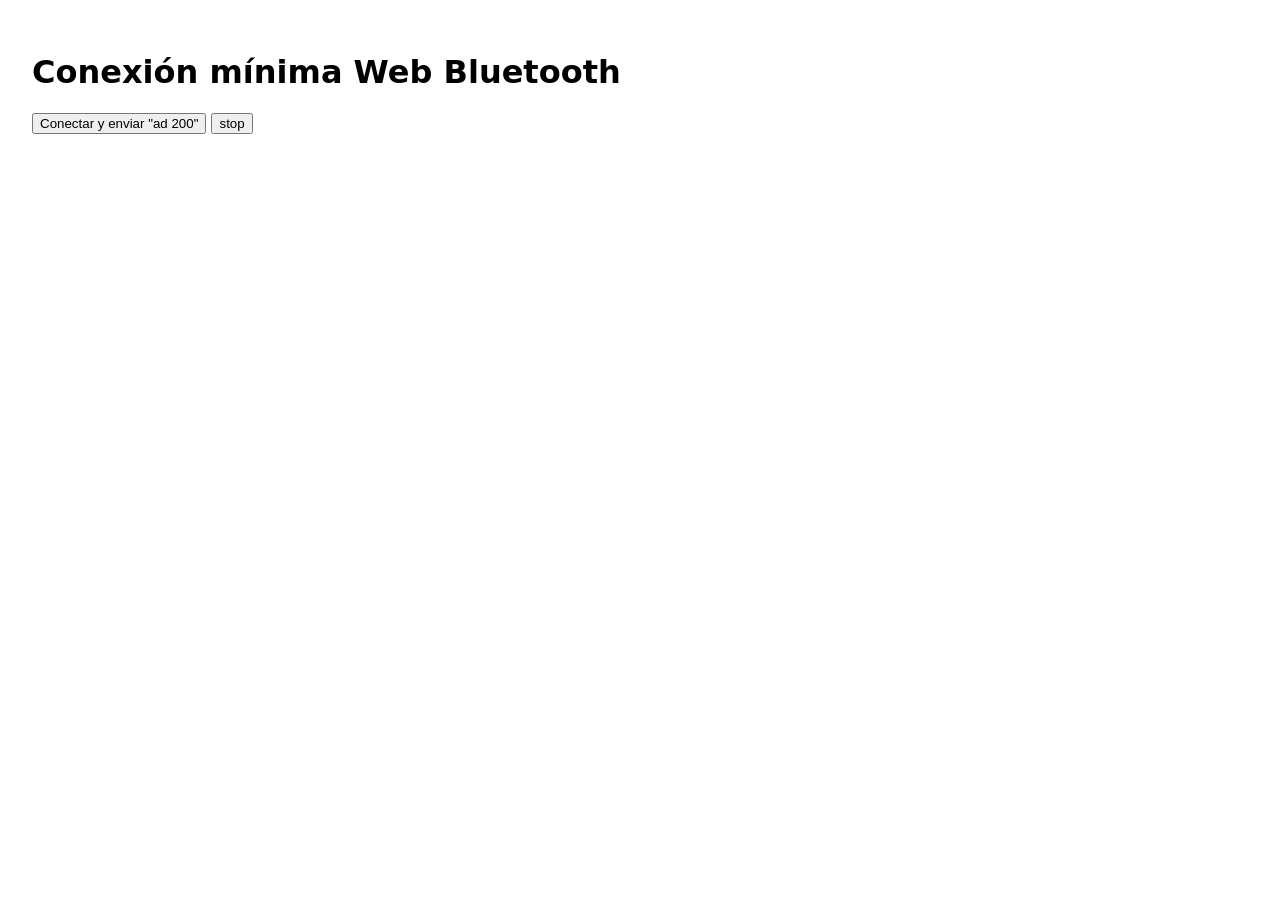
<file: minimo.html>
<!doctype html>
<html lang="es">
<head>
  <meta charset="utf-8">
  <meta name="viewport" content="width=device-width, initial-scale=1">
  <title>Robot FSD · Conexión mínima</title>
</head>
<body style="font-family:system-ui;padding:24px">
  <h1>Conexión mínima Web Bluetooth</h1>
  <button id="btn">Conectar y enviar "ad 200"</button>
  <button id="stop">stop</button>
  <p id="out"></p>

  <script>
    const SERVICE = 0xFFE0;   // servicio del firmware
    const CHAR    = 0xFFE1;   // característica donde se escriben comandos
    let characteristic;

    async function conectar() {
      // 1. requestDevice: el usuario elige el robot en el selector del navegador
      const device = await navigator.bluetooth.requestDevice({
        filters: [{ services: [SERVICE] }]
      });
      // 2. connect: abre la conexión GATT
      const server = await device.gatt.connect();
      // 3. getPrimaryService: obtiene el servicio FFE0
      const service = await server.getPrimaryService(SERVICE);
      // 4. getCharacteristic: obtiene la característica FFE1
      characteristic = await service.getCharacteristic(CHAR);
    }

    async function enviar(cmd) {
      // 5. writeValue: envía el texto del comando como bytes UTF-8
      await characteristic.writeValue(new TextEncoder().encode(cmd));
      document.getElementById('out').textContent = 'Enviado: ' + cmd;
    }

    document.getElementById('btn').onclick = async () => {
      try {
        if (!characteristic) await conectar();
        await enviar('ad 200');
      } catch (e) {
        document.getElementById('out').textContent = 'Error: ' + e.message;
      }
    };
    document.getElementById('stop').onclick = () => characteristic && enviar('stop');
  </script>
</body>
</html>
</file>
<file: css/styles.css>
/* ================= Tokens ================= */
:root {
  --bg: #0b0d10;
  --bg-2: #11151a;
  --surface: #151a20;
  --surface-2: #1c232b;
  --line: #262e38;
  --text: #e8edf2;
  --muted: #8a96a3;
  --accent: #ff6a2b;
  --accent-ink: #1a0b03;
  --accent-soft: rgba(255, 106, 43, 0.14);
  --ok: #33d69f;
  --warn: #ffc53d;
  --err: #ff5470;
  --rx: #6cb8ff;
  --radius: 18px;
  --shadow: 0 1px 0 rgba(255, 255, 255, 0.04) inset, 0 20px 40px -24px rgba(0, 0, 0, 0.6);
  --mono: ui-monospace, "Cascadia Code", "SF Mono", Menlo, Consolas, monospace;
  --sans: system-ui, -apple-system, "Segoe UI", Roboto, "Helvetica Neue", Arial, sans-serif;
  color-scheme: dark;
}
@media (prefers-color-scheme: light) {
  :root {
    --bg: #f4f5f7;
    --bg-2: #eceef2;
    --surface: #ffffff;
    --surface-2: #f3f5f8;
    --line: #dde2e8;
    --text: #12161b;
    --muted: #5d6874;
    --accent: #e8551a;
    --accent-ink: #ffffff;
    --accent-soft: rgba(232, 85, 26, 0.1);
    --ok: #0f9f6e;
    --warn: #b7791f;
    --err: #d6294a;
    --rx: #1f6fd1;
    --shadow: 0 1px 2px rgba(16, 24, 40, 0.05), 0 12px 32px -20px rgba(16, 24, 40, 0.25);
    color-scheme: light;
  }
}

/* ================= Base ================= */
*, *::before, *::after { box-sizing: border-box; }
html { -webkit-text-size-adjust: 100%; }
body {
  margin: 0;
  font: 15px/1.5 var(--sans);
  color: var(--text);
  background:
    radial-gradient(1200px 500px at 85% -10%, var(--accent-soft), transparent 60%),
    var(--bg);
  min-height: 100dvh;
  -webkit-tap-highlight-color: transparent;
}
h2, h3 { margin: 0; letter-spacing: -0.01em; }
h2 { font-size: 1.05rem; }
a { color: var(--accent); }
code, kbd { font-family: var(--mono); font-size: 0.88em; }
button { font: inherit; color: inherit; }
svg { width: 1em; height: 1em; }
[hidden] { display: none !important; }

/* ================= Top bar ================= */
.topbar {
  position: sticky; top: 0; z-index: 10;
  display: flex; align-items: center; justify-content: space-between; gap: 12px;
  padding: calc(12px + env(safe-area-inset-top)) 20px 12px;
  background: color-mix(in srgb, var(--bg) 82%, transparent);
  backdrop-filter: blur(14px);
  -webkit-backdrop-filter: blur(14px);
  border-bottom: 1px solid var(--line);
}
.brand { display: flex; align-items: center; gap: 10px; min-width: 0; }
.brand-mark {
  width: 36px; height: 36px; padding: 6px; border-radius: 10px; flex: none;
  background: var(--accent); fill: none; stroke: var(--accent-ink); stroke-width: 2; stroke-linecap: round;
}
.brand strong { display: block; font-size: 1rem; line-height: 1.1; }
.brand span { display: block; font-size: 0.75rem; color: var(--muted); white-space: nowrap; }
.conn { display: flex; align-items: center; gap: 10px; }

.pill {
  display: inline-flex; align-items: center; gap: 8px;
  padding: 6px 12px; border-radius: 999px; font-size: 0.8rem; font-weight: 600;
  background: var(--surface-2); border: 1px solid var(--line); white-space: nowrap;
  max-width: 44vw; overflow: hidden; text-overflow: ellipsis;
}
.pill i { width: 8px; height: 8px; border-radius: 50%; background: var(--muted); flex: none; }
.pill[data-state="connecting"] i { background: var(--warn); animation: pulse 0.9s infinite; }
.pill[data-state="connected"] { color: var(--ok); }
.pill[data-state="connected"] i { background: var(--ok); box-shadow: 0 0 0 4px color-mix(in srgb, var(--ok) 22%, transparent); }
@keyframes pulse { 50% { opacity: 0.3; } }

/* ================= Buttons ================= */
.btn {
  display: inline-flex; align-items: center; justify-content: center; gap: 8px;
  height: 42px; padding: 0 16px; border-radius: 12px; cursor: pointer;
  border: 1px solid var(--line); background: var(--surface-2); font-weight: 600;
  transition: transform 0.08s, background 0.15s, border-color 0.15s;
  touch-action: manipulation;
}
a.btn { text-decoration: none; color: var(--text); }
.btn:hover { border-color: color-mix(in srgb, var(--accent) 50%, var(--line)); }
.btn:active { transform: scale(0.97); }
.btn:disabled { opacity: 0.45; cursor: not-allowed; transform: none; }
.btn svg { width: 18px; height: 18px; fill: none; stroke: currentColor; stroke-width: 2; stroke-linecap: round; stroke-linejoin: round; }
.btn-primary { background: var(--accent); color: var(--accent-ink); border-color: transparent; }
.btn-primary:hover { filter: brightness(1.08); border-color: transparent; }
.btn-primary.on { background: var(--surface-2); color: var(--text); border-color: var(--accent); }
body[data-conn="connected"] #connectBtn { background: var(--surface-2); color: var(--text); border-color: var(--line); }

:focus-visible { outline: 2px solid var(--accent); outline-offset: 2px; }

/* ================= Banner / toast ================= */
.banner {
  margin: 16px 20px 0; padding: 12px 16px; border-radius: 12px;
  background: color-mix(in srgb, var(--warn) 14%, var(--surface)); border: 1px solid color-mix(in srgb, var(--warn) 40%, transparent);
  font-size: 0.9rem;
}
.toast {
  position: fixed; left: 50%; bottom: calc(20px + env(safe-area-inset-bottom)); transform: translateX(-50%);
  max-width: calc(100vw - 32px); padding: 10px 16px; border-radius: 12px; z-index: 50;
  background: var(--text); color: var(--bg); font-weight: 600; font-size: 0.9rem;
  box-shadow: 0 10px 30px rgba(0, 0, 0, 0.35); animation: rise 0.18s ease-out;
}
@keyframes rise { from { opacity: 0; transform: translate(-50%, 8px); } }

/* ================= Layout ================= */
.layout {
  display: grid; gap: 16px; padding: 16px;
  max-width: 1180px; margin: 0 auto;
  grid-template-columns: minmax(0, 1.25fr) minmax(0, 1fr);
  align-items: start;
}
@media (max-width: 880px) { .layout { grid-template-columns: minmax(0, 1fr); } }

.card {
  background: var(--surface); border: 1px solid var(--line); border-radius: var(--radius);
  box-shadow: var(--shadow); padding: 18px;
}
.card-head { display: flex; align-items: center; justify-content: space-between; gap: 12px; flex-wrap: wrap; margin-bottom: 16px; }

/* ================= Tabs ================= */
.tabs { display: inline-flex; padding: 4px; gap: 4px; background: var(--bg-2); border: 1px solid var(--line); border-radius: 12px; }
.tabs button {
  display: inline-flex; align-items: center; gap: 6px;
  border: 0; background: transparent; padding: 7px 12px; border-radius: 9px; cursor: pointer;
  font-weight: 600; font-size: 0.88rem; color: var(--muted);
}
.tabs button svg { width: 16px; height: 16px; fill: none; stroke: currentColor; stroke-width: 2; stroke-linejoin: round; }
.tabs button[aria-selected="true"] { background: var(--surface); color: var(--text); box-shadow: 0 1px 3px rgba(0, 0, 0, 0.25); }

/* ================= Speed ================= */
.speed {
  display: grid; grid-template-columns: auto 1fr 3.2ch; align-items: center; gap: 14px;
  padding: 12px 14px; background: var(--bg-2); border: 1px solid var(--line); border-radius: 14px; margin-bottom: 18px;
}
.speed label { font-weight: 600; font-size: 0.9rem; }
.speed small { display: block; color: var(--muted); font-weight: 500; font-size: 0.72rem; }
.speed output { font: 700 1.1rem var(--mono); text-align: right; color: var(--accent); }

input[type="range"] {
  --p: 50%;
  -webkit-appearance: none; appearance: none; width: 100%; height: 28px; background: transparent; margin: 0; cursor: pointer;
}
input[type="range"]::-webkit-slider-runnable-track {
  height: 6px; border-radius: 6px;
  background: linear-gradient(to right, var(--accent) var(--p), var(--line) var(--p));
}
input[type="range"]::-moz-range-track { height: 6px; border-radius: 6px; background: var(--line); }
input[type="range"]::-moz-range-progress { height: 6px; border-radius: 6px; background: var(--accent); }
input[type="range"]::-webkit-slider-thumb {
  -webkit-appearance: none; width: 22px; height: 22px; margin-top: -8px; border-radius: 50%;
  background: #fff; border: 3px solid var(--accent); box-shadow: 0 2px 6px rgba(0, 0, 0, 0.3);
}
input[type="range"]::-moz-range-thumb { width: 16px; height: 16px; border-radius: 50%; background: #fff; border: 3px solid var(--accent); }

/* ================= D-pad ================= */
.dpad {
  --gap: 12px;
  display: grid; gap: var(--gap);
  grid-template-columns: repeat(3, 1fr);
  grid-template-areas: ". up ." "left stop right" ". down .";
  width: min(100%, 340px); aspect-ratio: 1; margin: 6px auto 18px;
  touch-action: none; user-select: none; -webkit-user-select: none;
}
.pad {
  grid-area: var(--a);
  display: flex; flex-direction: column; align-items: center; justify-content: center; gap: 4px;
  border-radius: 22px; border: 1px solid var(--line); cursor: pointer;
  background: linear-gradient(180deg, var(--surface-2), var(--bg-2));
  box-shadow: 0 1px 0 rgba(255, 255, 255, 0.05) inset, 0 6px 0 -2px var(--line);
  transition: transform 0.06s, box-shadow 0.06s, background 0.12s;
  touch-action: none; -webkit-touch-callout: none;
}
.pad svg { width: 38%; height: 38%; fill: currentColor; }
.pad span { font: 600 0.72rem var(--mono); color: var(--muted); letter-spacing: 0.05em; }
.pad.up { --a: up; } .pad.down { --a: down; } .pad.left { --a: left; } .pad.right { --a: right; }
.pad.stop { --a: stop; border-radius: 50%; color: var(--err); }
.pad.stop svg { width: 30%; height: 30%; }
.pad:active, .pad.active {
  transform: translateY(3px);
  box-shadow: 0 1px 0 rgba(255, 255, 255, 0.05) inset, 0 3px 0 -2px var(--line);
}
.pad.active { background: var(--accent); color: var(--accent-ink); border-color: transparent; }
.pad.active span { color: var(--accent-ink); }
body:not([data-conn="connected"]) .pad { opacity: 0.55; }

/* ================= Options ================= */
.opts { display: flex; flex-direction: column; gap: 10px; }
.opts.grid2 { display: grid; grid-template-columns: repeat(auto-fit, minmax(220px, 1fr)); gap: 12px 20px; margin-top: 16px; }
.hint { margin: 10px 0 0; font-size: 0.82rem; color: var(--muted); }
kbd {
  display: inline-block; min-width: 1.7em; padding: 1px 5px; margin: 0 2px; text-align: center;
  border: 1px solid var(--line); border-bottom-width: 2px; border-radius: 5px; background: var(--surface-2); color: var(--text);
}
.field { display: flex; flex-wrap: wrap; justify-content: space-between; font-size: 0.88rem; font-weight: 600; }
.field output { font-family: var(--mono); color: var(--accent); }

.switch { display: inline-flex; align-items: center; gap: 10px; font-size: 0.88rem; cursor: pointer; user-select: none; }
.switch input { position: absolute; opacity: 0; pointer-events: none; }
.switch span {
  position: relative; width: 38px; height: 22px; border-radius: 22px; flex: none;
  background: var(--line); transition: background 0.15s;
}
.switch span::after {
  content: ""; position: absolute; top: 3px; left: 3px; width: 16px; height: 16px; border-radius: 50%;
  background: #fff; transition: transform 0.15s; box-shadow: 0 1px 3px rgba(0, 0, 0, 0.3);
}
.switch input:checked + span { background: var(--accent); }
.switch input:checked + span::after { transform: translateX(16px); }
.switch input:focus-visible + span { outline: 2px solid var(--accent); outline-offset: 2px; }
.switch.small { font-size: 0.8rem; color: var(--muted); }

/* ================= Tilt ================= */
.tilt { display: grid; grid-template-columns: minmax(0, 1fr) minmax(0, 0.8fr); gap: 18px; align-items: center; }
@media (max-width: 520px) { .tilt { grid-template-columns: minmax(0, 1fr); } }
.level {
  position: relative; width: min(100%, 300px); aspect-ratio: 1; margin: 0 auto;
  container-type: inline-size;
  border-radius: 50%; border: 1px solid var(--line);
  background: radial-gradient(circle, var(--surface-2), var(--bg-2) 70%);
}
.cross { position: absolute; inset: 0; pointer-events: none; }
.cross::before, .cross::after { content: ""; position: absolute; background: var(--line); }
.cross::before { left: 50%; top: 8%; bottom: 8%; width: 1px; }
.cross::after { top: 50%; left: 8%; right: 8%; height: 1px; }
.dead {
  --d: 33%;
  position: absolute; left: 50%; top: 50%; width: var(--d); height: var(--d);
  transform: translate(-50%, -50%); border-radius: 50%;
  border: 1.5px dashed color-mix(in srgb, var(--muted) 60%, transparent);
}
.bubble {
  position: absolute; left: 50%; top: 50%; width: 14cqw; height: 14cqw; border-radius: 50%;
  transform: translate(-50%, -50%);
  background: radial-gradient(circle at 35% 30%, #fff8, transparent 45%), var(--muted);
  box-shadow: 0 6px 16px rgba(0, 0, 0, 0.35);
  will-change: transform;
}
.level[data-dir]:not([data-dir=""]) .bubble { background: radial-gradient(circle at 35% 30%, #fff8, transparent 45%), var(--accent); }
.lbl { position: absolute; font: 700 0.75rem var(--mono); color: var(--muted); transition: color 0.12s; }
.l-up { top: 3%; left: 50%; transform: translateX(-50%); }
.l-down { bottom: 3%; left: 50%; transform: translateX(-50%); }
.l-left { left: 4%; top: 50%; transform: translateY(-50%); }
.l-right { right: 4%; top: 50%; transform: translateY(-50%); }
.level[data-dir="ad"] .l-up, .level[data-dir="at"] .l-down,
.level[data-dir="ga"] .l-left, .level[data-dir="gh"] .l-right { color: var(--accent); }

.tilt-read { display: grid; gap: 8px; }
.kv {
  display: flex; justify-content: space-between; align-items: baseline; gap: 8px;
  padding: 10px 12px; border-radius: 12px; background: var(--bg-2); border: 1px solid var(--line);
  font-size: 0.8rem; color: var(--muted);
}
.kv b { font: 700 1rem var(--mono); color: var(--text); }
.kv.big b { font-size: 1.25rem; color: var(--accent); }
.tilt-actions { display: flex; gap: 10px; flex-wrap: wrap; margin-top: 18px; }
.tilt-actions .btn { flex: 1 1 160px; }

/* ================= Telemetry ================= */
.stats { display: grid; grid-template-columns: repeat(2, minmax(0, 1fr)); gap: 8px; }
.stat { padding: 10px 12px; border-radius: 12px; background: var(--bg-2); border: 1px solid var(--line); }
.stat span { display: block; font-size: 0.72rem; color: var(--muted); text-transform: uppercase; letter-spacing: 0.06em; }
.stat b { font: 700 1.05rem var(--mono); }
.reply {
  margin-top: 10px; padding: 12px 14px; border-radius: 12px;
  background: color-mix(in srgb, var(--rx) 9%, var(--bg-2)); border: 1px solid color-mix(in srgb, var(--rx) 30%, var(--line));
}
.reply span { font-size: 0.72rem; color: var(--muted); text-transform: uppercase; letter-spacing: 0.06em; }
.reply p { margin: 2px 0 0; font: 600 0.95rem var(--mono); color: var(--rx); overflow-wrap: anywhere; }

.log {
  list-style: none; margin: 12px 0 0; padding: 8px 0; height: 220px; overflow-y: auto;
  border-radius: 12px; background: var(--bg-2); border: 1px solid var(--line);
  font: 0.8rem/1.6 var(--mono); overscroll-behavior: contain;
}
.log li { display: flex; gap: 10px; padding: 0 12px; white-space: nowrap; overflow: hidden; text-overflow: ellipsis; }
.log time { color: var(--muted); opacity: 0.7; }
.log i { font-style: normal; width: 1ch; }
.log .tx i { color: var(--accent); }
.log .rx { color: var(--rx); }
.log .sys { color: var(--muted); }
.log .err { color: var(--err); }
.manual { display: flex; gap: 8px; margin-top: 10px; }
.manual input {
  flex: 1; min-width: 0; height: 42px; padding: 0 12px; border-radius: 12px;
  border: 1px solid var(--line); background: var(--bg-2); color: var(--text); font: 0.9rem var(--mono);
}
.manual input:focus { outline: none; border-color: var(--accent); }

/* ================= Code section ================= */
.code-sec { max-width: 1180px; margin: 24px auto 0; padding: 0 16px; }
.code-intro { max-width: 680px; margin-bottom: 18px; }
.code-intro h2 { font-size: 1.6rem; margin: 2px 0 6px; }
.code-intro p { margin: 0; color: var(--muted); }
.eyebrow { font: 700 0.75rem var(--mono); text-transform: uppercase; letter-spacing: 0.1em; color: var(--accent) !important; }
.code-grid { display: grid; grid-template-columns: minmax(0, 1.1fr) minmax(0, 1fr); gap: 16px; align-items: start; }
@media (max-width: 880px) { .code-grid { grid-template-columns: minmax(0, 1fr); } }
.code {
  margin: 0; padding: 18px; overflow-x: auto; border-radius: var(--radius);
  background: #0a0c0f; color: #d7dde4; border: 1px solid var(--line);
  font: 0.84rem/1.65 var(--mono); tab-size: 2;
}
.code .c { color: #6b7785; } .code .k { color: #ff8a5c; } .code .f { color: #7cc4ff; }
.code .n { color: #c9a0ff; } .code .s { color: #8ee0a8; }
.steps { list-style: none; counter-reset: s; margin: 0; padding: 0; display: grid; gap: 10px; }
.steps li {
  counter-increment: s; position: relative; padding: 14px 16px 14px 56px;
  background: var(--surface); border: 1px solid var(--line); border-radius: 14px;
}
.steps li::before {
  content: counter(s); position: absolute; left: 14px; top: 14px; width: 28px; height: 28px; border-radius: 8px;
  display: grid; place-items: center; font: 700 0.85rem var(--mono); background: var(--accent-soft); color: var(--accent);
}
.steps b { font-family: var(--mono); }
.steps p { margin: 2px 0 0; font-size: 0.88rem; color: var(--muted); }
.steps code { color: var(--text); }
.cmds { margin-top: 16px; padding: 18px; background: var(--surface); border: 1px solid var(--line); border-radius: var(--radius); overflow-x: auto; }
.cmds h3 { font-size: 1rem; margin-bottom: 10px; }
table { border-collapse: collapse; width: 100%; font-size: 0.88rem; }
th, td { text-align: left; padding: 8px 10px; border-bottom: 1px solid var(--line); white-space: nowrap; }
th { font-size: 0.72rem; text-transform: uppercase; letter-spacing: 0.06em; color: var(--muted); }
td code { color: var(--accent); font-weight: 700; }

.foot {
  display: flex; flex-wrap: wrap; justify-content: space-between; gap: 6px 20px;
  max-width: 1180px; margin: 28px auto 0; padding: 20px 16px calc(24px + env(safe-area-inset-bottom));
  border-top: 1px solid var(--line); font-size: 0.8rem; color: var(--muted);
}

@media (max-width: 520px) {
  .topbar { padding-left: 16px; padding-right: 16px; }
  .brand span { display: none; }
  .conn .btn span { display: none; }
  .conn .btn { width: 42px; padding: 0; }
  .card { padding: 14px; }
  .card-head h2 { display: none; }
  .tabs { width: 100%; }
  .tabs button { flex: 1; justify-content: center; }
}
@media (prefers-reduced-motion: reduce) { * { transition: none !important; animation: none !important; } }

/* ================= Selects ================= */
select {
  width: 100%; height: 40px; margin-top: 6px; padding: 0 12px; border-radius: 10px;
  border: 1px solid var(--line); background: var(--bg-2); color: var(--text); font: 500 0.88rem var(--sans);
}
select:focus { outline: none; border-color: var(--accent); }
.field select { flex-basis: 100%; }

/* ================= Estado de modo ================= */
.mode-status {
  display: flex; align-items: center; gap: 8px; margin: 12px 0 0; font-size: 0.85rem; color: var(--muted);
}
.mode-status::before { content: ""; width: 8px; height: 8px; border-radius: 50%; background: var(--muted); flex: none; }
.mode-status[data-state="starting"]::before { background: var(--warn); animation: pulse 0.9s infinite; }
.mode-status[data-state="listening"] { color: var(--text); }
.mode-status[data-state="listening"]::before { background: var(--ok); box-shadow: 0 0 0 4px color-mix(in srgb, var(--ok) 22%, transparent); }
.mode-status[data-state="error"] { color: var(--err); }
.mode-status[data-state="error"]::before { background: var(--err); }

/* ================= Modo voz ================= */
.voice { display: grid; gap: 10px; justify-items: center; }
.mic {
  position: relative; width: 132px; height: 132px; border-radius: 50%; cursor: pointer;
  display: grid; place-items: center; align-content: center; gap: 6px; margin: 4px 0;
  border: 1px solid var(--line); background: radial-gradient(circle at 50% 35%, var(--surface-2), var(--bg-2));
  font-size: 0.75rem; font-weight: 600; color: var(--muted); touch-action: manipulation;
  transition: transform 0.08s, background 0.15s;
}
.mic svg { width: 40px; height: 40px; fill: none; stroke: var(--text); stroke-width: 1.8; stroke-linecap: round; }
.mic:active { transform: scale(0.96); }
.mic:disabled { opacity: 0.45; cursor: not-allowed; }
.mic.on { background: var(--accent); color: var(--accent-ink); border-color: transparent; }
.mic.on svg { stroke: var(--accent-ink); }
.mic.on::after {
  content: ""; position: absolute; inset: -8px; border-radius: 50%;
  border: 2px solid var(--accent); animation: ring 1.4s ease-out infinite;
}
@keyframes ring { from { opacity: 0.8; transform: scale(0.95); } to { opacity: 0; transform: scale(1.25); } }
.voice .mode-status { margin: 0; }
.voice .kv { width: 100%; }
.transcript {
  width: 100%; padding: 12px 14px; border-radius: 12px; min-height: 64px;
  background: var(--bg-2); border: 1px solid var(--line);
}
.transcript span { font-size: 0.72rem; color: var(--muted); text-transform: uppercase; letter-spacing: 0.06em; }
.transcript p { margin: 2px 0 0; font-size: 1.05rem; font-style: italic; color: var(--muted); overflow-wrap: anywhere; }
.transcript p.final { font-style: normal; color: var(--text); }

.vocab { display: flex; flex-wrap: wrap; gap: 8px; margin-top: 16px; }
.chip {
  display: inline-flex; align-items: baseline; gap: 6px; padding: 6px 10px; border-radius: 999px;
  background: var(--bg-2); border: 1px solid var(--line); font-size: 0.78rem; color: var(--muted);
}
.chip b { color: var(--text); font-weight: 700; }
.chip.stop b { color: var(--err); }
.chip.hit { animation: hit 0.7s ease-out; }
@keyframes hit {
  0% { background: var(--accent); border-color: var(--accent); color: var(--accent-ink); }
  100% { background: var(--bg-2); }
}

/* ================= Modo gestos ================= */
.stage {
  position: relative; width: 100%; aspect-ratio: 4 / 3; overflow: hidden; border-radius: 16px;
  background: var(--bg-2); border: 1px solid var(--line);
}
.stage video, .stage canvas {
  position: absolute; inset: 0; width: 100%; height: 100%; object-fit: cover;
  transform: scaleX(-1); /* espejo: se ve como en un espejo */
}
.stage video { opacity: 0; transition: opacity 0.2s; }
.stage.live video { opacity: 1; }
.stage-empty {
  position: absolute; inset: 0; display: grid; place-items: center; align-content: center; gap: 8px;
  color: var(--muted); font-size: 0.85rem;
}
.stage-empty svg { width: 40px; height: 40px; fill: none; stroke: currentColor; stroke-width: 1.6; stroke-linejoin: round; }
.stage.live .stage-empty { display: none; }
.stage-fps {
  position: absolute; right: 10px; top: 10px; padding: 3px 8px; border-radius: 8px;
  background: rgba(0, 0, 0, 0.55); color: #fff; font: 600 0.72rem var(--mono);
}
.stage-fps:empty { display: none; }
.gesture-read { display: grid; grid-template-columns: minmax(0, 1.4fr) minmax(0, 1fr); gap: 8px; margin-top: 12px; }
.gesture-read .kv b { overflow: hidden; text-overflow: ellipsis; white-space: nowrap; }
.legend {
  list-style: none; margin: 14px 0 0; padding: 0;
  display: grid; grid-template-columns: repeat(auto-fill, minmax(150px, 1fr)); gap: 8px;
}
.legend li {
  display: grid; grid-template-columns: auto auto 1fr; align-items: center; gap: 8px;
  padding: 8px 10px; border-radius: 12px; background: var(--bg-2); border: 1px solid var(--line);
  font-size: 0.78rem; color: var(--muted); transition: background 0.12s, border-color 0.12s;
}
.legend i { font-style: normal; font-size: 1.3rem; line-height: 1; }
.legend b { font: 700 0.78rem var(--mono); color: var(--accent); min-width: 4ch; }
.legend li.active { background: var(--accent-soft); border-color: var(--accent); color: var(--text); }

@media (max-width: 520px) {
  .tabs { display: grid; grid-template-columns: repeat(5, 1fr); }
  .tabs button { flex-direction: column; gap: 2px; padding: 6px 2px; font-size: 0.7rem; }
  .gesture-read { grid-template-columns: minmax(0, 1fr); }
}

/* ================= Navegación ================= */
.topnav { display: flex; gap: 4px; margin-left: auto; margin-right: 8px; }
.topnav a {
  padding: 6px 10px; border-radius: 8px; font-size: 0.85rem; font-weight: 600;
  color: var(--muted); text-decoration: none;
}
.topnav a:hover { color: var(--text); background: var(--surface-2); }
@media (max-width: 1000px) { .topnav { display: none; } }
html { scroll-padding-top: 80px; scroll-behavior: smooth; }
@media (prefers-reduced-motion: reduce) { html { scroll-behavior: auto; } }

/* Pestañas: texto largo en escritorio, corto en móvil */
.tabs .short { display: none; }
@media (max-width: 520px) {
  .tabs .long { display: none; }
  .tabs .short { display: inline; }
}
@media (min-width: 881px) and (max-width: 1060px) {
  .tabs button { padding: 7px 9px; }
  .tabs button svg { display: none; }
}
.selector-hint {
  max-width: 1180px; margin: -4px auto 0; padding: 0 16px; font-size: 0.8rem; color: var(--muted);
}
.selector-hint a { margin-right: 6px; font-family: var(--mono); font-size: 0.78rem; }

/* ================= Modo rostro ================= */
.segmented {
  display: grid; grid-template-columns: 1fr 1fr; gap: 4px; padding: 4px; margin-bottom: 12px;
  background: var(--bg-2); border: 1px solid var(--line); border-radius: 12px;
}
.segmented button {
  border: 0; background: transparent; padding: 8px; border-radius: 9px; cursor: pointer;
  font-weight: 600; font-size: 0.88rem; color: var(--muted);
}
.segmented button[aria-pressed="true"] { background: var(--accent); color: var(--accent-ink); }
.face-read { display: grid; grid-template-columns: minmax(0, 0.9fr) minmax(0, 1.1fr); gap: 14px; align-items: center; margin-top: 12px; }
.face-pad { width: min(100%, 190px); }
.face-pad .bubble { width: 16cqw; height: 16cqw; }
.face-pad.dim { opacity: 0.35; }
.meters { display: grid; gap: 10px; }
.meter { display: grid; gap: 4px; font-size: 0.78rem; color: var(--muted); }
.meter i {
  --v: 0%;
  display: block; height: 8px; border-radius: 8px; background: var(--line); position: relative; overflow: hidden;
}
.meter i::after {
  content: ""; position: absolute; inset: 0 auto 0 0; width: var(--v); background: var(--accent);
  border-radius: 8px; transition: width 0.08s linear;
}
@media (max-width: 520px) { .face-read { grid-template-columns: minmax(0, 1fr); } }

/* ================= Demo ================= */
.demo-grid { display: grid; grid-template-columns: minmax(0, 1.4fr) minmax(0, 1fr); gap: 16px; align-items: start; }
@media (max-width: 880px) { .demo-grid { grid-template-columns: minmax(0, 1fr); } }
.demo-card {
  position: relative; aspect-ratio: 16 / 9; border-radius: var(--radius); overflow: hidden;
  background: var(--surface); border: 1px dashed var(--line);
}
.demo-card.has-video { border-style: solid; background: #000; }
.demo-card iframe, .demo-card video { position: absolute; inset: 0; width: 100%; height: 100%; border: 0; }
.demo-empty { position: absolute; inset: 0; display: grid; place-items: center; align-content: center; gap: 6px; text-align: center; padding: 16px; color: var(--muted); font-size: 0.85rem; }
.demo-empty svg { width: 42px; height: 42px; fill: none; stroke: currentColor; stroke-width: 1.6; stroke-linejoin: round; }
.demo-empty b { color: var(--text); font-size: 1rem; }
.demo-script { list-style: none; margin: 0; padding: 0; display: grid; gap: 8px; }
.demo-script li { padding: 12px 14px; background: var(--surface); border: 1px solid var(--line); border-radius: 14px; font-size: 0.88rem; color: var(--muted); }
.demo-script b { display: block; color: var(--text); }
</file>
